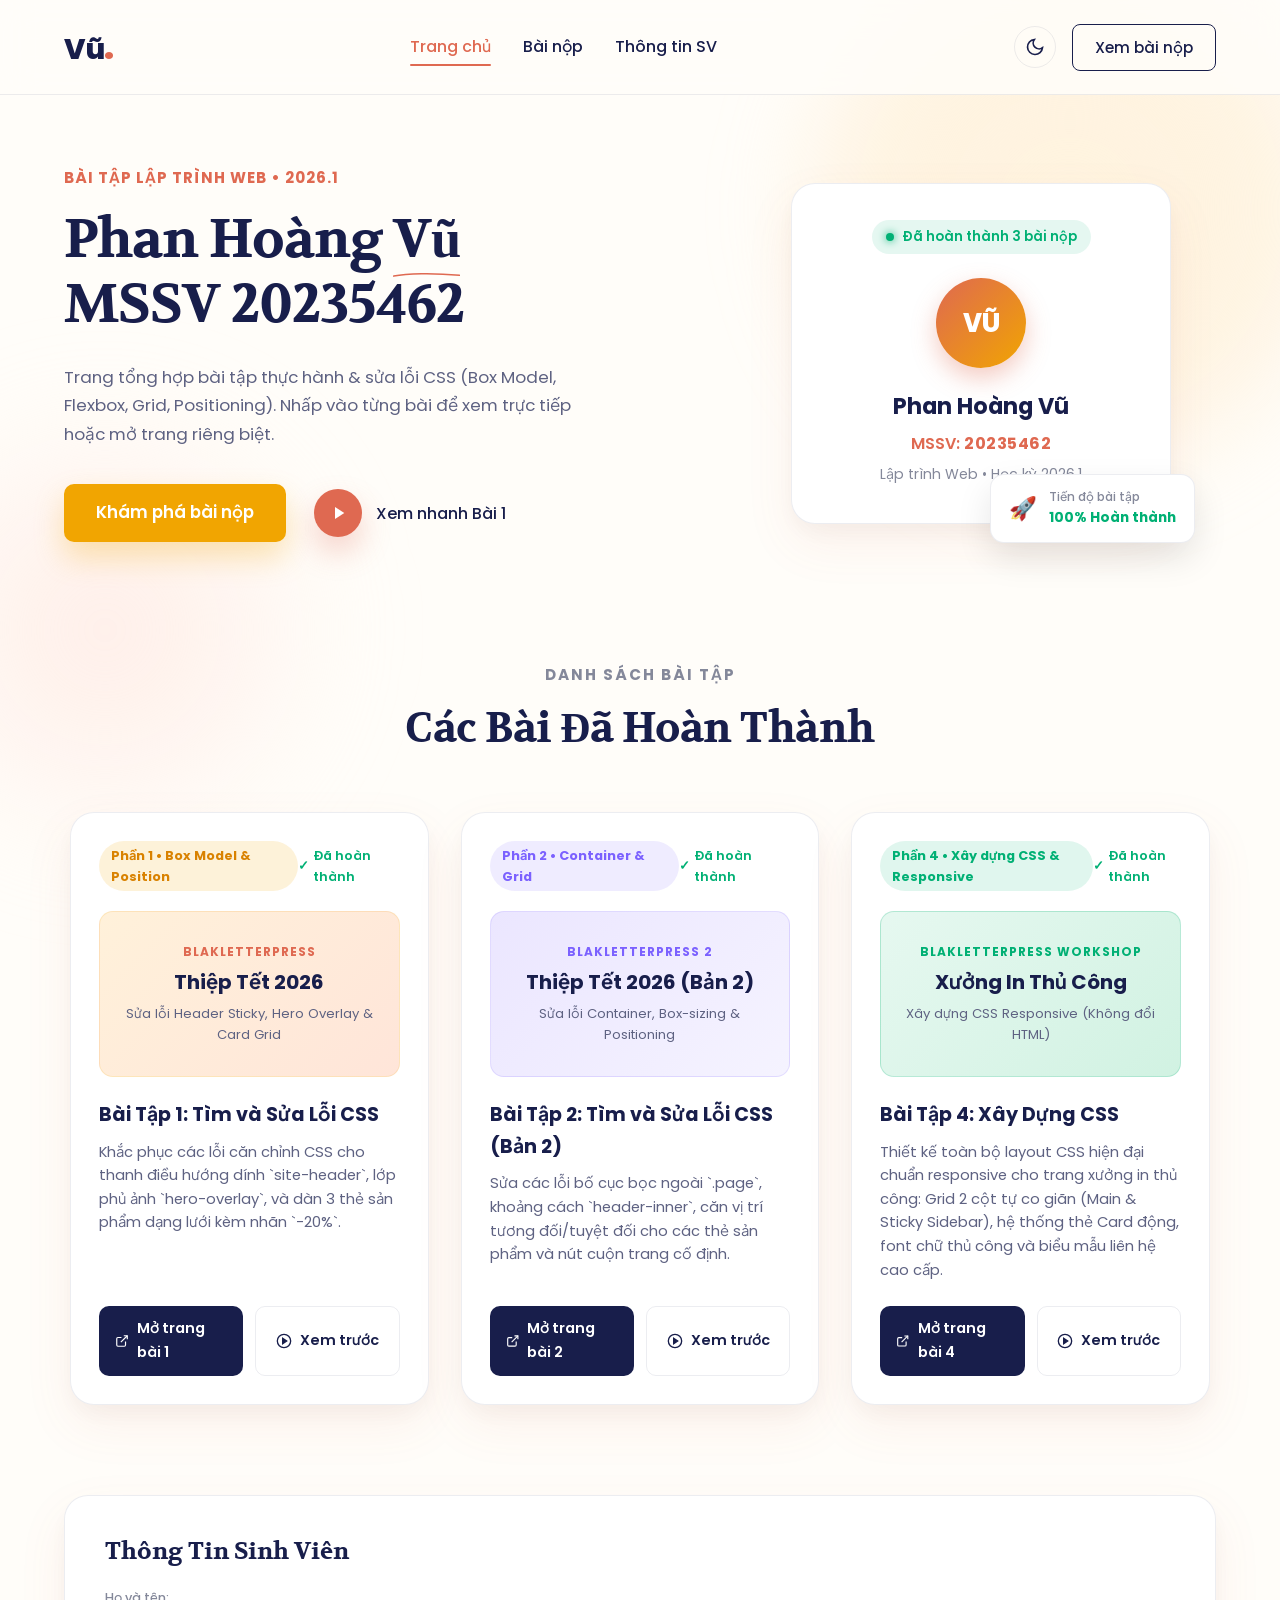
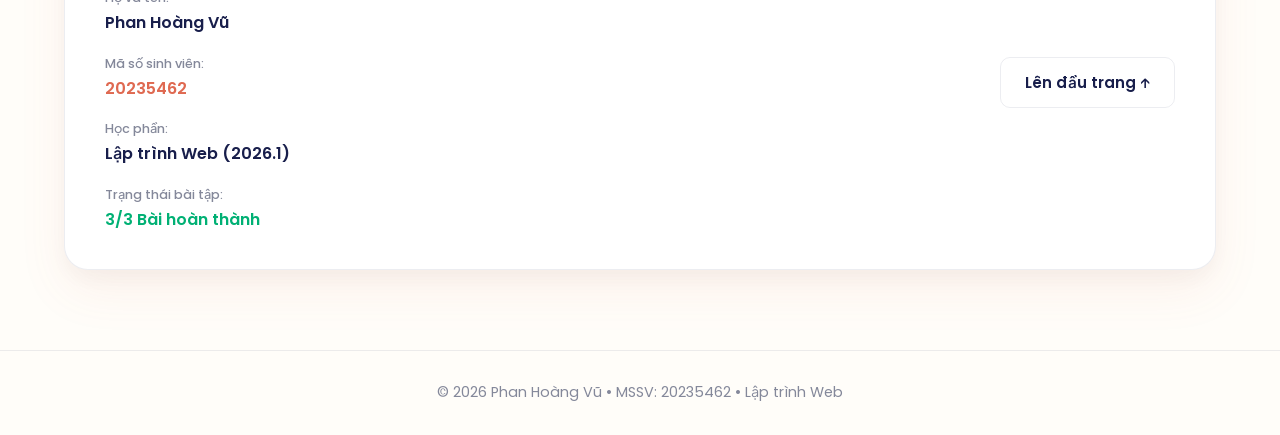
<file: index.html>
<!DOCTYPE html>
<html lang="vi">
<head>
    <meta charset="UTF-8">
    <meta name="viewport" content="width=device-width, initial-scale=1.0">
    <title>Phan Hoàng Vũ — MSSV 20235462 | Cổng Bài Nộp Lập Trình Web</title>
    
    <!-- Google Fonts: Volkhov for Jadoo-style serif headers, Poppins & Plus Jakarta Sans for UI -->
    <link rel="preconnect" href="https://fonts.googleapis.com">
    <link rel="preconnect" href="https://fonts.gstatic.com" crossorigin>
    <link href="https://fonts.googleapis.com/css2?family=Plus+Jakarta+Sans:wght@400;500;600;700&family=Poppins:wght@400;500;600;700;800&family=Volkhov:ital,wght@0,700;1,700&display=swap" rel="stylesheet">
    
    <link rel="stylesheet" href="style.css">
</head>
<body class="light-theme">

    <!-- Decorative Jadoo-style Ambient Blobs -->
    <div class="blob-top-right"></div>
    <div class="blob-center-left"></div>

    <!-- Navigation Bar -->
    <header class="navbar">
        <div class="nav-container">
            <a href="#" class="logo">
                <span class="logo-main">Vũ<span class="logo-dot">.</span></span>
            </a>

            <nav class="nav-menu" id="navMenu">
                <a href="#hero" class="nav-link active">Trang chủ</a>
                <a href="#assignments" class="nav-link">Bài nộp</a>
                <a href="#info" class="nav-link">Thông tin SV</a>
            </nav>

            <div class="nav-actions">
                <button id="themeToggle" class="btn-icon" title="Chuyển chế độ Sáng / Tối" aria-label="Toggle Theme">
                    <svg class="sun-icon" viewBox="0 0 24 24" fill="none" stroke="currentColor" stroke-width="2">
                        <circle cx="12" cy="12" r="5"></circle>
                        <line x1="12" y1="1" x2="12" y2="3"></line>
                        <line x1="12" y1="21" x2="12" y2="23"></line>
                        <line x1="4.22" y1="4.22" x2="5.64" y2="5.64"></line>
                        <line x1="18.36" y1="18.36" x2="19.78" y2="19.78"></line>
                        <line x1="1" y1="12" x2="3" y2="12"></line>
                        <line x1="21" y1="12" x2="23" y2="12"></line>
                        <line x1="4.22" y1="19.78" x2="5.64" y2="18.36"></line>
                        <line x1="18.36" y1="5.64" x2="19.78" y2="4.22"></line>
                    </svg>
                    <svg class="moon-icon" viewBox="0 0 24 24" fill="none" stroke="currentColor" stroke-width="2">
                        <path d="M21 12.79A9 9 0 1 1 11.21 3 7 7 0 0 0 21 12.79z"></path>
                    </svg>
                </button>
                <a href="#assignments" class="btn-primary">
                    <span>Xem bài nộp</span>
                </a>
            </div>
        </div>
    </header>

    <main class="main-wrapper">
        <!-- Hero Section -->
        <section id="hero" class="hero-section">
            <div class="hero-content">
                <div class="hero-tag">
                    <span>BÀI TẬP LẬP TRÌNH WEB &bull; 2026.1</span>
                </div>
                
                <h1 class="hero-title">
                    Phan Hoàng <span class="highlight-wrapper">Vũ
                        <svg class="brush-underline" viewBox="0 0 250 20" fill="none" xmlns="http://www.w3.org/2000/svg">
                            <path d="M3 14C50 4 150 2 247 11" stroke="#DF6951" stroke-width="6" stroke-linecap="round" />
                        </svg>
                    </span>
                    <br>MSSV 20235462
                </h1>

                <p class="hero-desc">
                    Trang tổng hợp bài tập thực hành & sửa lỗi CSS (Box Model, Flexbox, Grid, Positioning). Nhấp vào từng bài để xem trực tiếp hoặc mở trang riêng biệt.
                </p>

                <div class="hero-cta-group">
                    <a href="#assignments" class="btn-jadoo-primary">
                        <span>Khám phá bài nộp</span>
                    </a>
                    <button class="btn-jadoo-demo" onclick="openPreviewModal('./Bai tap 1 Tim va sua loi CSS/index.html', 'Bài Tập 1: Tìm và Sửa Lỗi CSS')">
                        <span class="play-btn-circle">
                            <svg viewBox="0 0 24 24" fill="currentColor">
                                <polygon points="6 3 20 12 6 21 6 3"></polygon>
                            </svg>
                        </span>
                        <span class="play-btn-label">Xem nhanh Bài 1</span>
                    </button>
                </div>
            </div>

            <div class="hero-visual">
                <div class="hero-card-main">
                    <div class="card-glow-bg"></div>
                    <div class="student-badge-top">
                        <span class="dot-status"></span>
                        <span>Đã hoàn thành 3 bài nộp</span>
                    </div>
                    
                    <div class="student-avatar-large">
                        <div class="avatar-circle">
                            <span>VŨ</span>
                        </div>
                    </div>

                    <div class="student-details">
                        <h3>Phan Hoàng Vũ</h3>
                        <p class="student-id-badge">MSSV: <strong>20235462</strong></p>
                        <p class="student-sub">Lập trình Web &bull; Học kỳ 2026.1</p>
                    </div>

                    <!-- Floating Mini Card (Jadoo Travel Style) -->
                    <div class="floating-mini-card">
                        <div class="mini-icon">🚀</div>
                        <div class="mini-info">
                            <span class="mini-title">Tiến độ bài tập</span>
                            <span class="mini-status">100% Hoàn thành</span>
                        </div>
                    </div>
                </div>
            </div>
        </section>

        <!-- Assignments Section -->
        <section id="assignments" class="assignments-section">
            <div class="section-header text-center">
                <span class="sub-heading">DANH SÁCH BÀI TẬP</span>
                <h2 class="main-heading">Các Bài Đã Hoàn Thành</h2>
            </div>

            <div class="assignment-cards-container">
                <!-- Assignment 1 -->
                <div class="assignment-card">
                    <div class="card-badge-header">
                        <span class="pill-badge">Phần 1 &bull; Box Model & Position</span>
                        <span class="status-pill done">Đã hoàn thành</span>
                    </div>

                    <div class="card-visual-box">
                        <div class="visual-inner">
                            <div class="visual-tag">Blakletterpress</div>
                            <h4>Thiệp Tết 2026</h4>
                            <p>Sửa lỗi Header Sticky, Hero Overlay & Card Grid</p>
                        </div>
                    </div>

                    <div class="card-body">
                        <h3 class="card-title">Bài Tập 1: Tìm và Sửa Lỗi CSS</h3>
                        <p class="card-text">
                            Khắc phục các lỗi căn chỉnh CSS cho thanh điều hướng dính `site-header`, lớp phủ ảnh `hero-overlay`, và dàn 3 thẻ sản phẩm dạng lưới kèm nhãn `-20%`.
                        </p>
                    </div>

                    <div class="card-footer-actions">
                        <a href="./Bai%20tap%201%20Tim%20va%20sua%20loi%20CSS/index.html" target="_blank" class="btn-card-open">
                            <svg viewBox="0 0 24 24" fill="none" stroke="currentColor" stroke-width="2">
                                <path d="M18 13v6a2 2 0 0 1-2 2H5a2 2 0 0 1-2-2V8a2 2 0 0 1 2-2h6"></path>
                                <polyline points="15 3 21 3 21 9"></polyline>
                                <line x1="10" y1="14" x2="21" y2="3"></line>
                            </svg>
                            <span>Mở trang bài 1</span>
                        </a>
                        <button class="btn-card-preview" onclick="openPreviewModal('./Bai tap 1 Tim va sua loi CSS/index.html', 'Bài Tập 1: Sửa Lỗi CSS Layout')">
                            <svg viewBox="0 0 24 24" fill="none" stroke="currentColor" stroke-width="2">
                                <circle cx="12" cy="12" r="10"></circle>
                                <polygon points="10 8 16 12 10 16 10 8" fill="currentColor"></polygon>
                            </svg>
                            <span>Xem trước</span>
                        </button>
                    </div>
                </div>

                <!-- Assignment 2 -->
                <div class="assignment-card">
                    <div class="card-badge-header">
                        <span class="pill-badge pill-purple">Phần 2 &bull; Container & Grid</span>
                        <span class="status-pill done">Đã hoàn thành</span>
                    </div>

                    <div class="card-visual-box visual-purple">
                        <div class="visual-inner">
                            <div class="visual-tag">Blakletterpress 2</div>
                            <h4>Thiệp Tết 2026 (Bản 2)</h4>
                            <p>Sửa lỗi Container, Box-sizing & Positioning</p>
                        </div>
                    </div>

                    <div class="card-body">
                        <h3 class="card-title">Bài Tập 2: Tìm và Sửa Lỗi CSS (Bản 2)</h3>
                        <p class="card-text">
                            Sửa các lỗi bố cục bọc ngoài `.page`, khoảng cách `header-inner`, căn vị trí tương đối/tuyệt đối cho các thẻ sản phẩm và nút cuộn trang cố định.
                        </p>
                    </div>

                    <div class="card-footer-actions">
                        <a href="./Bai%20tap%202%20Tim%20va%20sua%20loi%20CSS/index.html" target="_blank" class="btn-card-open">
                            <svg viewBox="0 0 24 24" fill="none" stroke="currentColor" stroke-width="2">
                                <path d="M18 13v6a2 2 0 0 1-2 2H5a2 2 0 0 1-2-2V8a2 2 0 0 1 2-2h6"></path>
                                <polyline points="15 3 21 3 21 9"></polyline>
                                <line x1="10" y1="14" x2="21" y2="3"></line>
                            </svg>
                            <span>Mở trang bài 2</span>
                        </a>
                        <button class="btn-card-preview" onclick="openPreviewModal('./Bai tap 2 Tim va sua loi CSS/index.html', 'Bài Tập 2: Sửa Lỗi CSS Layout (Bản 2)')">
                            <svg viewBox="0 0 24 24" fill="none" stroke="currentColor" stroke-width="2">
                                <circle cx="12" cy="12" r="10"></circle>
                                <polygon points="10 8 16 12 10 16 10 8" fill="currentColor"></polygon>
                            </svg>
                            <span>Xem trước</span>
                        </button>
                    </div>
                </div>

                <!-- Assignment 4 -->
                <div class="assignment-card">
                    <div class="card-badge-header">
                        <span class="pill-badge pill-emerald">Phần 4 &bull; Xây dựng CSS & Responsive</span>
                        <span class="status-pill done">Đã hoàn thành</span>
                    </div>

                    <div class="card-visual-box visual-emerald">
                        <div class="visual-inner">
                            <div class="visual-tag">Blakletterpress Workshop</div>
                            <h4>Xưởng In Thủ Công</h4>
                            <p>Xây dựng CSS Responsive (Không đổi HTML)</p>
                        </div>
                    </div>

                    <div class="card-body">
                        <h3 class="card-title">Bài Tập 4: Xây Dựng CSS</h3>
                        <p class="card-text">
                            Thiết kế toàn bộ layout CSS hiện đại chuẩn responsive cho trang xưởng in thủ công: Grid 2 cột tự co giãn (Main & Sticky Sidebar), hệ thống thẻ Card động, font chữ thủ công và biểu mẫu liên hệ cao cấp.
                        </p>
                    </div>

                    <div class="card-footer-actions">
                        <a href="./Bai%20tap%204%20Xay%20dung%20CSS/trang-goc.html" target="_blank" class="btn-card-open">
                            <svg viewBox="0 0 24 24" fill="none" stroke="currentColor" stroke-width="2">
                                <path d="M18 13v6a2 2 0 0 1-2 2H5a2 2 0 0 1-2-2V8a2 2 0 0 1 2-2h6"></path>
                                <polyline points="15 3 21 3 21 9"></polyline>
                                <line x1="10" y1="14" x2="21" y2="3"></line>
                            </svg>
                            <span>Mở trang bài 4</span>
                        </a>
                        <button class="btn-card-preview" onclick="openPreviewModal('./Bai tap 4 Xay dung CSS/trang-goc.html', 'Bài Tập 4: Xây Dựng CSS Responsive')">
                            <svg viewBox="0 0 24 24" fill="none" stroke="currentColor" stroke-width="2">
                                <circle cx="12" cy="12" r="10"></circle>
                                <polygon points="10 8 16 12 10 16 10 8" fill="currentColor"></polygon>
                            </svg>
                            <span>Xem trước</span>
                        </button>
                    </div>
                </div>
            </div>
        </section>

        <!-- Minimal Student Information Card -->
        <section id="info" class="info-section">
            <div class="info-banner-card">
                <div class="info-text">
                    <h3>Thông Tin Sinh Viên</h3>
                    <div class="info-grid">
                        <div class="info-item">
                            <span class="info-label">Họ và tên:</span>
                            <span class="info-val">Phan Hoàng Vũ</span>
                        </div>
                        <div class="info-item">
                            <span class="info-label">Mã số sinh viên:</span>
                            <span class="info-val highlight">20235462</span>
                        </div>
                        <div class="info-item">
                            <span class="info-label">Học phần:</span>
                            <span class="info-val">Lập trình Web (2026.1)</span>
                        </div>
                        <div class="info-item">
                            <span class="info-label">Trạng thái bài tập:</span>
                            <span class="info-val text-green">3/3 Bài hoàn thành</span>
                        </div>
                    </div>
                </div>
                <div class="info-action">
                    <a href="#hero" class="btn-jadoo-outline">Lên đầu trang &uarr;</a>
                </div>
            </div>
        </section>
    </main>

    <!-- Footer -->
    <footer class="footer">
        <div class="footer-container">
            <p>&copy; 2026 Phan Hoàng Vũ &bull; MSSV: 20235462 &bull; Lập trình Web</p>
        </div>
    </footer>

    <!-- Iframe Live Preview Modal -->
    <div id="previewModal" class="modal-backdrop">
        <div class="modal-container">
            <div class="modal-header">
                <div class="modal-title-wrap">
                    <span class="modal-dot"></span>
                    <h3 id="modalTitle">Xem trước bài làm</h3>
                </div>
                <div class="modal-controls">
                    <a id="btnModalOpenTab" href="#" target="_blank" class="modal-btn" title="Mở sang tab mới">
                        <svg viewBox="0 0 24 24" fill="none" stroke="currentColor" stroke-width="2">
                            <path d="M18 13v6a2 2 0 0 1-2 2H5a2 2 0 0 1-2-2V8a2 2 0 0 1 2-2h6"></path>
                            <polyline points="15 3 21 3 21 9"></polyline>
                            <line x1="10" y1="14" x2="21" y2="3"></line>
                        </svg>
                    </a>
                    <button class="modal-btn modal-close" onclick="closePreviewModal()" title="Đóng">
                        <svg viewBox="0 0 24 24" fill="none" stroke="currentColor" stroke-width="2">
                            <line x1="18" y1="6" x2="6" y2="18"></line>
                            <line x1="6" y1="6" x2="18" y2="18"></line>
                        </svg>
                    </button>
                </div>
            </div>
            <div class="modal-body">
                <div class="iframe-loading" id="iframeLoader">
                    <div class="spinner"></div>
                    <p>Đang tải bản xem trước...</p>
                </div>
                <iframe id="previewIframe" src="" frameborder="0"></iframe>
            </div>
        </div>
    </div>

    <!-- JavaScript -->
    <script src="script.js"></script>
</body>
</html>
</file>
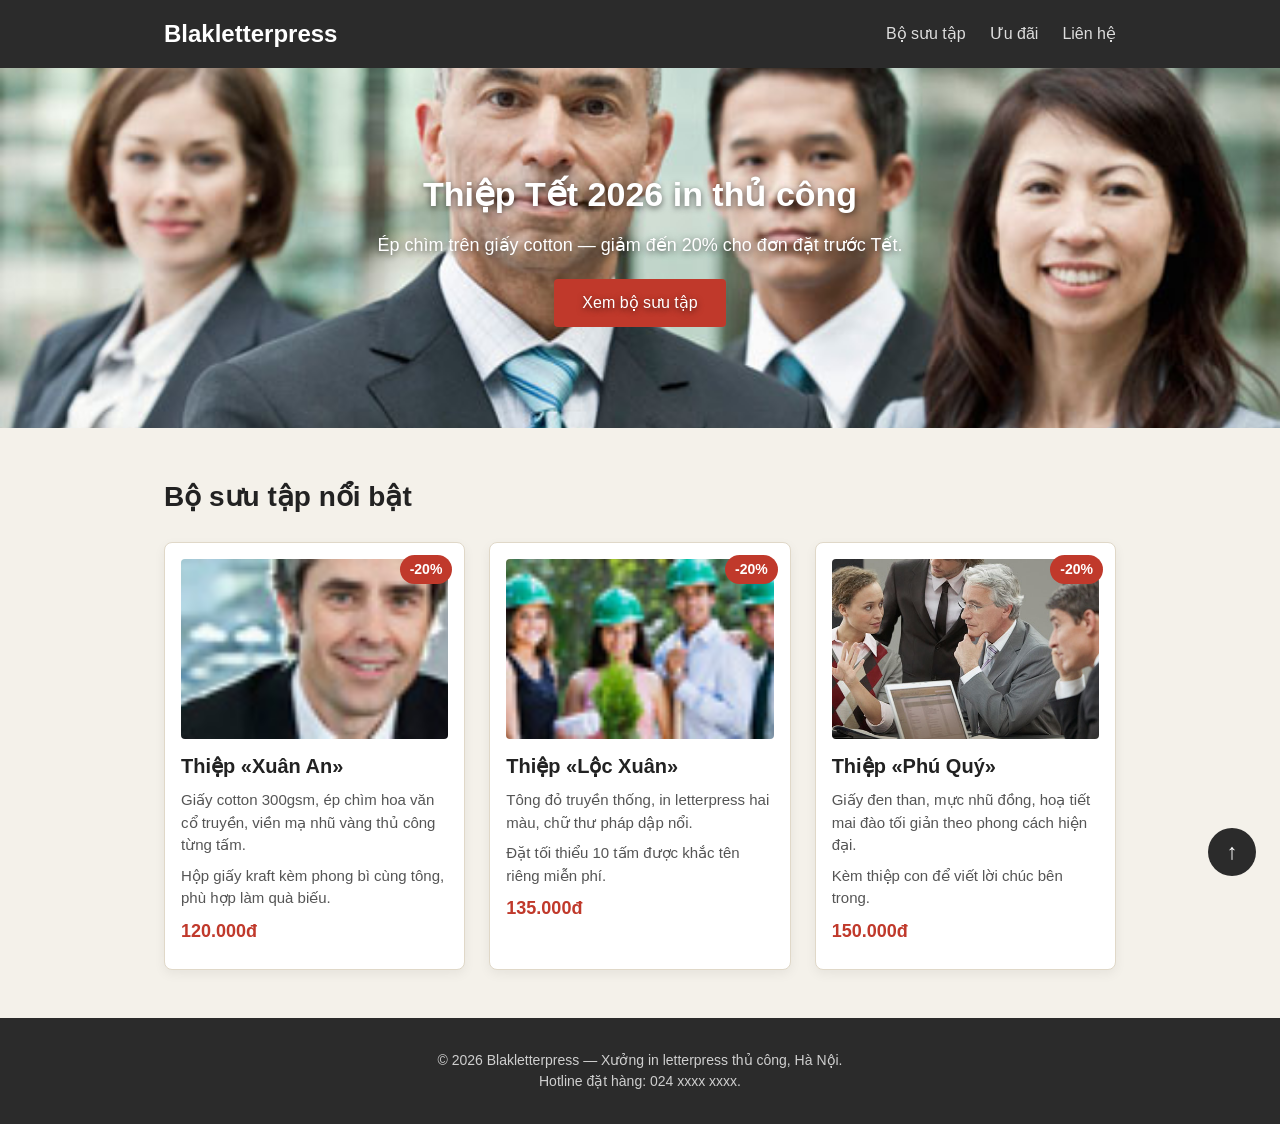
<file: Bai tap 1 Tim va sua loi CSS/index.html>
<!DOCTYPE html>
<html lang="vi">
<head>
	<meta charset="UTF-8">
	<meta name="viewport" content="width=device-width, initial-scale=1.0">
	<title>Khuyến mãi thiệp Tết 2026 — Blakletterpress</title>
	<link rel="stylesheet" href="style-loi.css">
</head>
<body>
	<header class="site-header">
		<div class="header-inner">
			<a href="#" class="brand">Blakletterpress</a>
			<nav class="main-nav">
				<ul>
					<li><a href="#bo-suu-tap">Bộ sưu tập</a></li>
					<li><a href="#uu-dai">Ưu đãi</a></li>
					<li><a href="#lien-he">Liên hệ</a></li>
				</ul>
			</nav>
		</div>
	</header>

	<section class="hero">
		<img class="hero-bg" src="./images/team-large.jpg" alt="Xưởng in letterpress Blakletterpress">
		<div class="hero-overlay">
			<h1>Thiệp Tết 2026 in thủ công</h1>
			<p>Ép chìm trên giấy cotton — giảm đến 20% cho đơn đặt trước Tết.</p>
			<a href="#bo-suu-tap" class="hero-btn">Xem bộ sưu tập</a>
		</div>
	</section>

	<main>
		<section id="bo-suu-tap" class="products">
			<h2>Bộ sưu tập nổi bật</h2>
			<div class="card-list">

				<article class="card">
					<span class="badge">-20%</span>
					<img src="./images/smiling.jpg" alt="Thiệp Xuân An">
					<div class="card-body">
						<h3>Thiệp &laquo;Xuân An&raquo;</h3>
						<p>Giấy cotton 300gsm, ép chìm hoa văn cổ truyền, viền mạ nhũ vàng thủ công từng tấm.</p>
						<p>Hộp giấy kraft kèm phong bì cùng tông, phù hợp làm quà biếu.</p>
						<p class="price">120.000đ</p>
					</div>
				</article>

				<article class="card">
					<span class="badge">-20%</span>
					<img src="./images/ecofriends.jpg" alt="Thiệp Lộc Xuân">
					<div class="card-body">
						<h3>Thiệp &laquo;Lộc Xuân&raquo;</h3>
						<p>Tông đỏ truyền thống, in letterpress hai màu, chữ thư pháp dập nổi.</p>
						<p>Đặt tối thiểu 10 tấm được khắc tên riêng miễn phí.</p>
						<p class="price">135.000đ</p>
					</div>
				</article>

				<article class="card">
					<span class="badge">-20%</span>
					<img src="./images/meeting.jpg" alt="Thiệp Phú Quý">
					<div class="card-body">
						<h3>Thiệp &laquo;Phú Quý&raquo;</h3>
						<p>Giấy đen than, mực nhũ đồng, hoạ tiết mai đào tối giản theo phong cách hiện đại.</p>
						<p>Kèm thiệp con để viết lời chúc bên trong.</p>
						<p class="price">150.000đ</p>
					</div>
				</article>

			</div>
		</section>
	</main>

	<a href="#" class="back-to-top" aria-label="Lên đầu trang">↑</a>

	<footer id="lien-he" class="site-footer">
		<p>© 2026 Blakletterpress — Xưởng in letterpress thủ công, Hà Nội.</p>
		<p>Hotline đặt hàng: 024&nbsp;xxxx&nbsp;xxxx.</p>
	</footer>
</body>
</html>
</file>
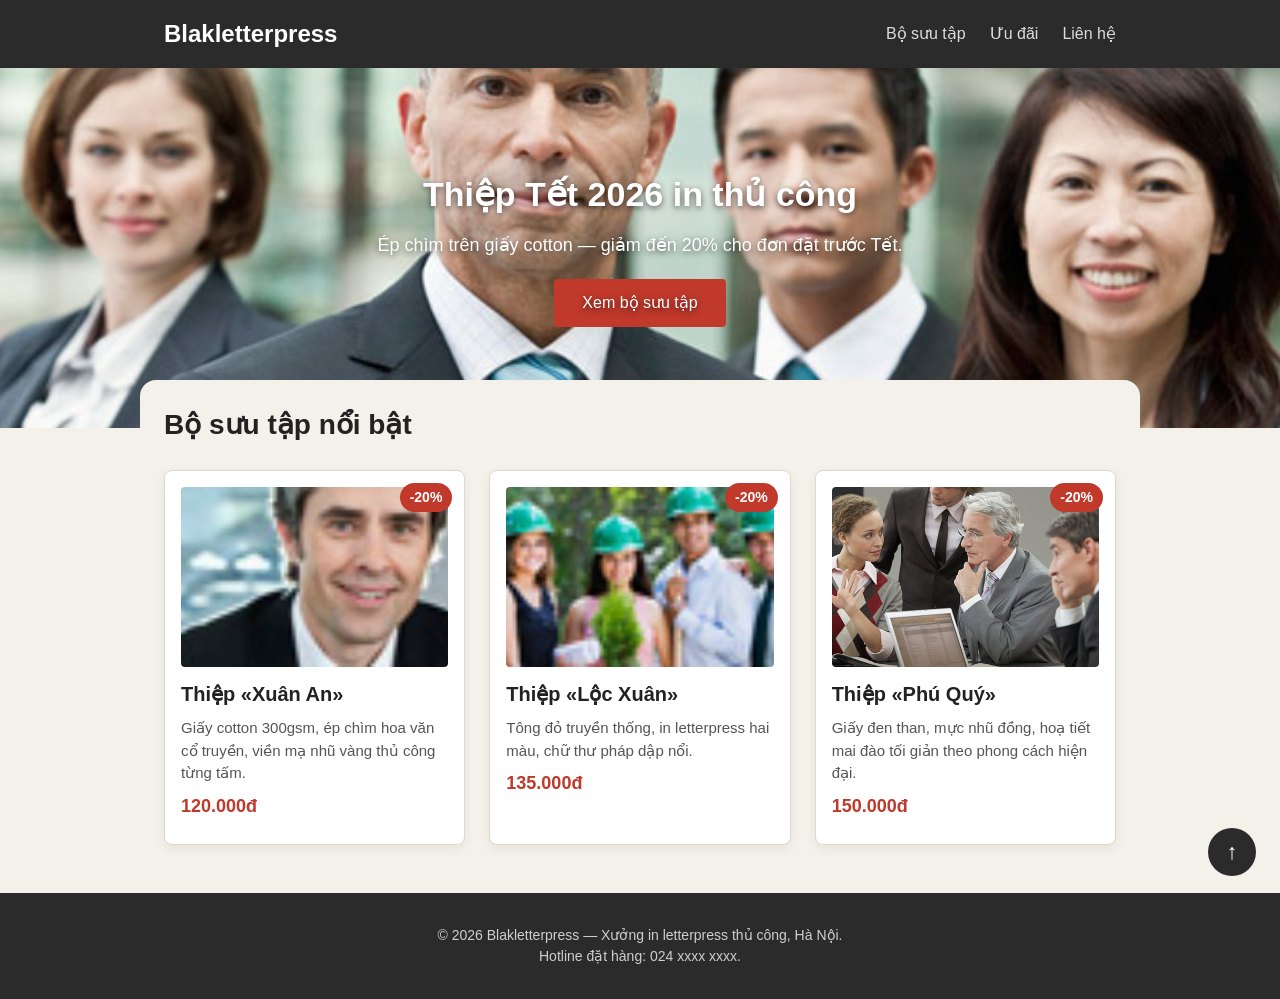
<file: Bai tap 2 Tim va sua loi CSS/index.html>
<!DOCTYPE html>
<html lang="vi">
<head>
	<meta charset="UTF-8">
	<meta name="viewport" content="width=device-width, initial-scale=1.0">
	<title>Khuyến mãi thiệp Tết 2026 — Blakletterpress</title>
	<link rel="stylesheet" href="style-loi.css">
</head>
<body>
	<div class="page">
		<header class="site-header">
			<div class="header-inner">
				<a href="#" class="brand">Blakletterpress</a>
				<nav class="main-nav">
					<ul>
						<li><a href="#bo-suu-tap">Bộ sưu tập</a></li>
						<li><a href="#uu-dai">Ưu đãi</a></li>
						<li><a href="#lien-he">Liên hệ</a></li>
					</ul>
				</nav>
			</div>
		</header>

		<section class="hero">
			<img class="hero-bg" src="./images/team-large.jpg" alt="Xưởng in letterpress Blakletterpress">
			<div class="hero-overlay">
				<h1>Thiệp Tết 2026 in thủ công</h1>
				<p>Ép chìm trên giấy cotton — giảm đến 20% cho đơn đặt trước Tết.</p>
				<a href="#bo-suu-tap" class="hero-btn">Xem bộ sưu tập</a>
			</div>
		</section>

		<main>
			<section id="bo-suu-tap" class="products">
				<h2>Bộ sưu tập nổi bật</h2>
				<div class="card-list">

					<article class="card">
						<span class="badge">-20%</span>
						<img src="./images/smiling.jpg" alt="Thiệp Xuân An">
						<div class="card-body">
							<h3>Thiệp &laquo;Xuân An&raquo;</h3>
							<p>Giấy cotton 300gsm, ép chìm hoa văn cổ truyền, viền mạ nhũ vàng thủ công từng tấm.</p>
							<p class="price">120.000đ</p>
						</div>
					</article>

					<article class="card">
						<span class="badge">-20%</span>
						<img src="./images/ecofriends.jpg" alt="Thiệp Lộc Xuân">
						<div class="card-body">
							<h3>Thiệp &laquo;Lộc Xuân&raquo;</h3>
							<p>Tông đỏ truyền thống, in letterpress hai màu, chữ thư pháp dập nổi.</p>
							<p class="price">135.000đ</p>
						</div>
					</article>

					<article class="card">
						<span class="badge">-20%</span>
						<img src="./images/meeting.jpg" alt="Thiệp Phú Quý">
						<div class="card-body">
							<h3>Thiệp &laquo;Phú Quý&raquo;</h3>
							<p>Giấy đen than, mực nhũ đồng, hoạ tiết mai đào tối giản theo phong cách hiện đại.</p>
							<p class="price">150.000đ</p>
						</div>
					</article>

				</div>
			</section>
		</main>

		<a href="#" class="back-to-top" aria-label="Lên đầu trang">↑</a>

		<footer id="lien-he" class="site-footer">
			<p>© 2026 Blakletterpress — Xưởng in letterpress thủ công, Hà Nội.</p>
			<p>Hotline đặt hàng: 024&nbsp;xxxx&nbsp;xxxx.</p>
		</footer>
	</div>
</body>
</html>
</file>
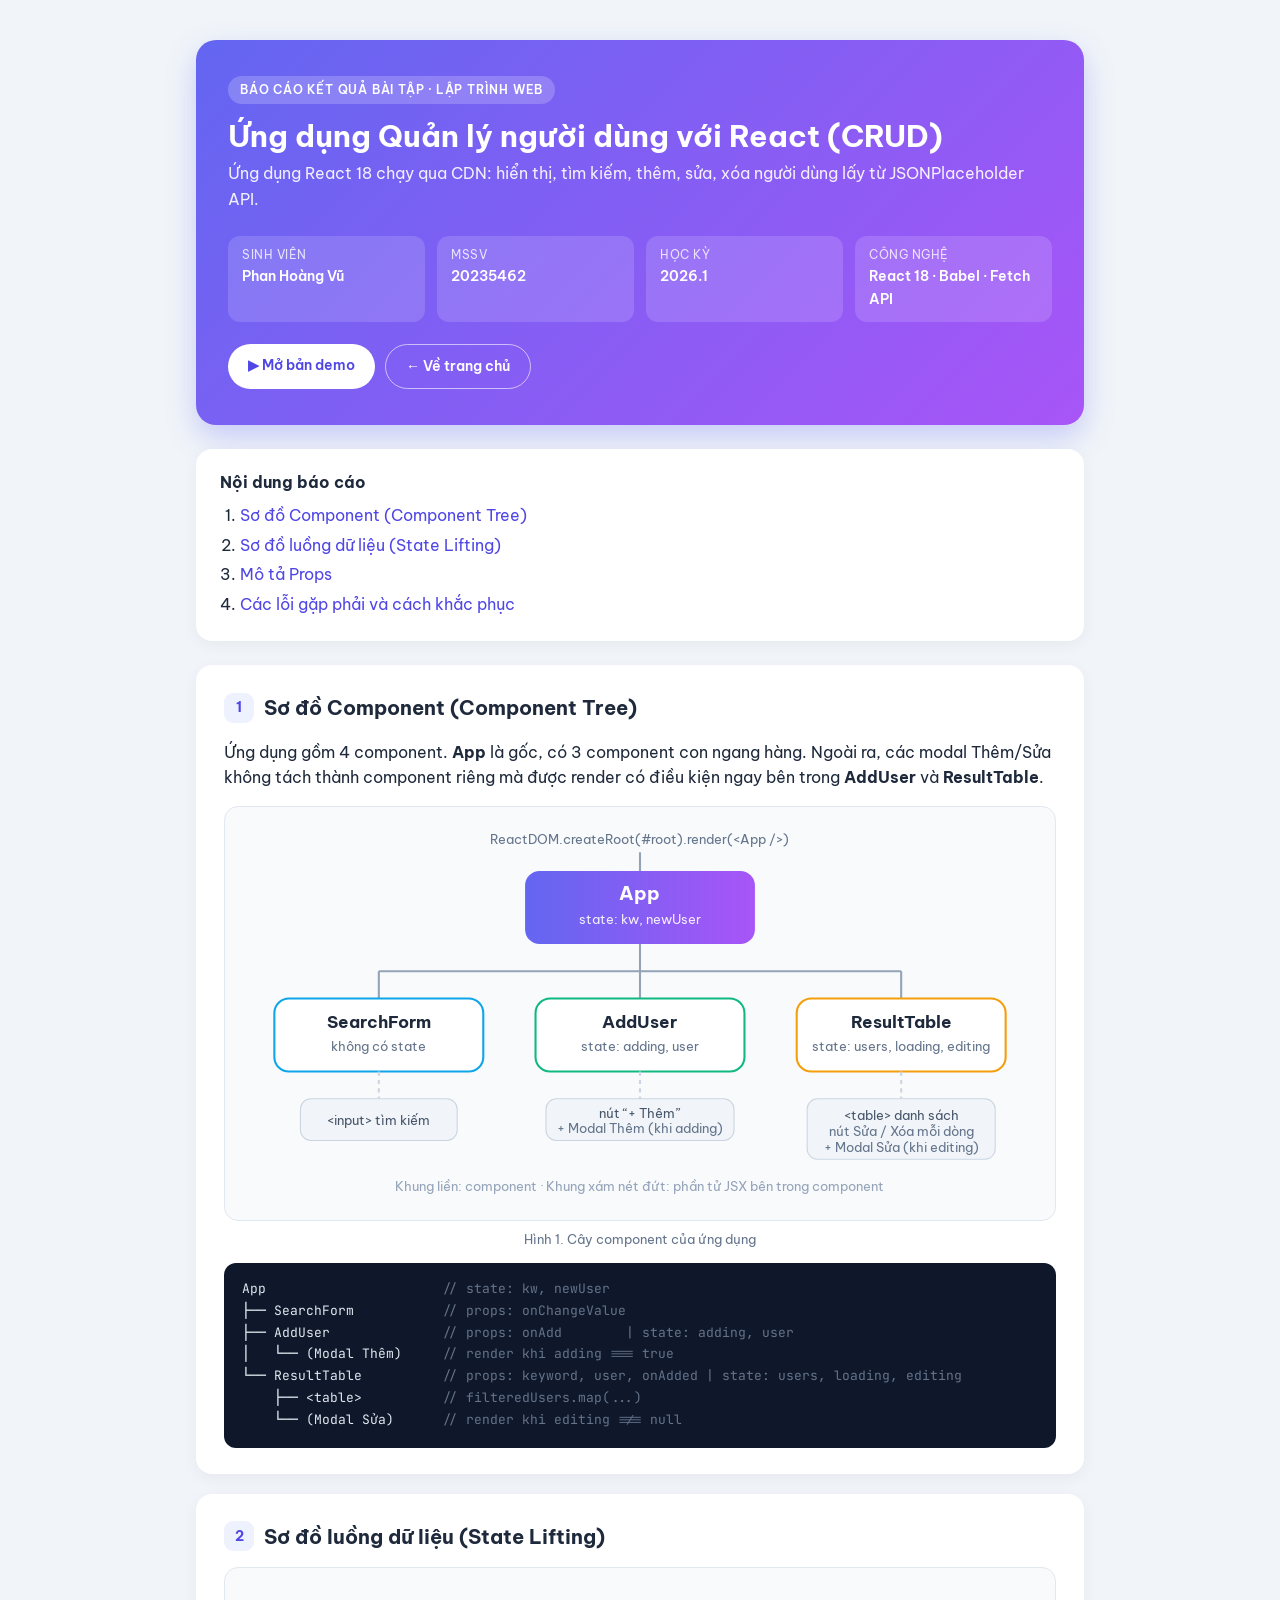
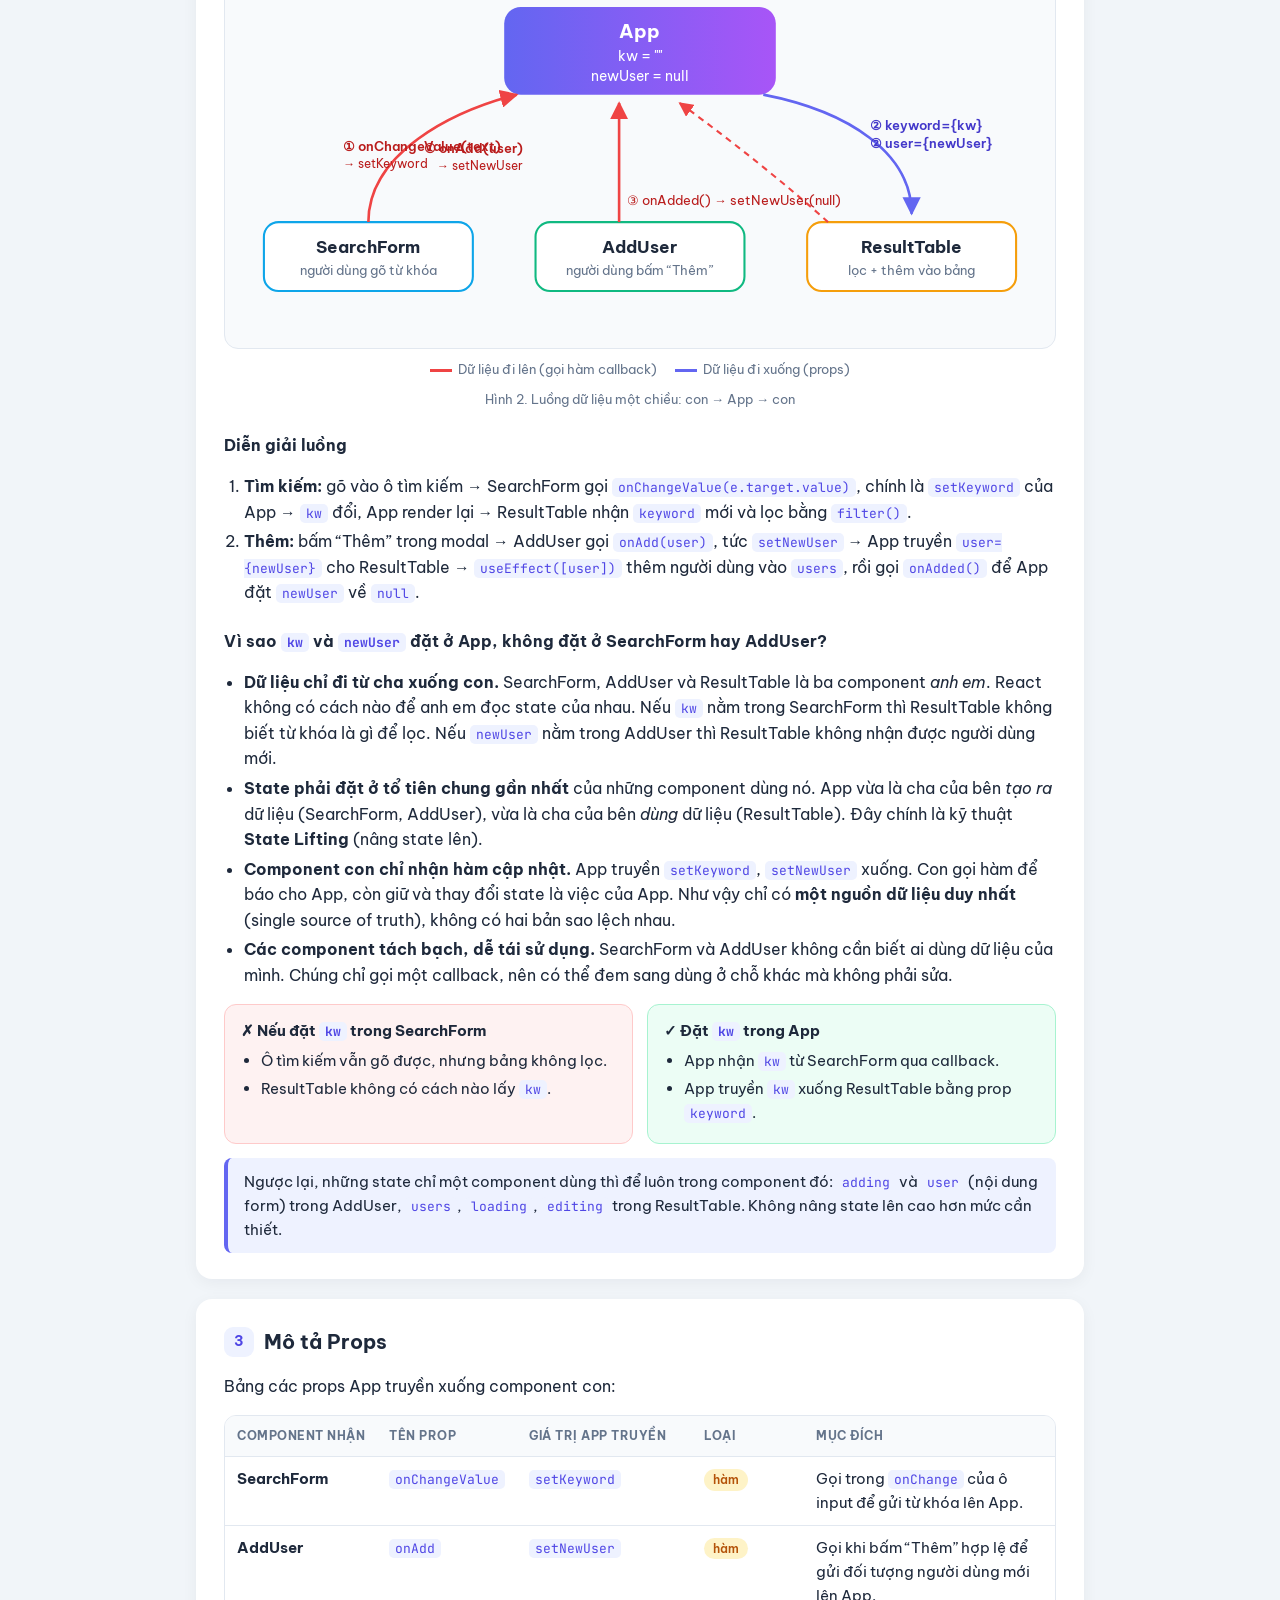
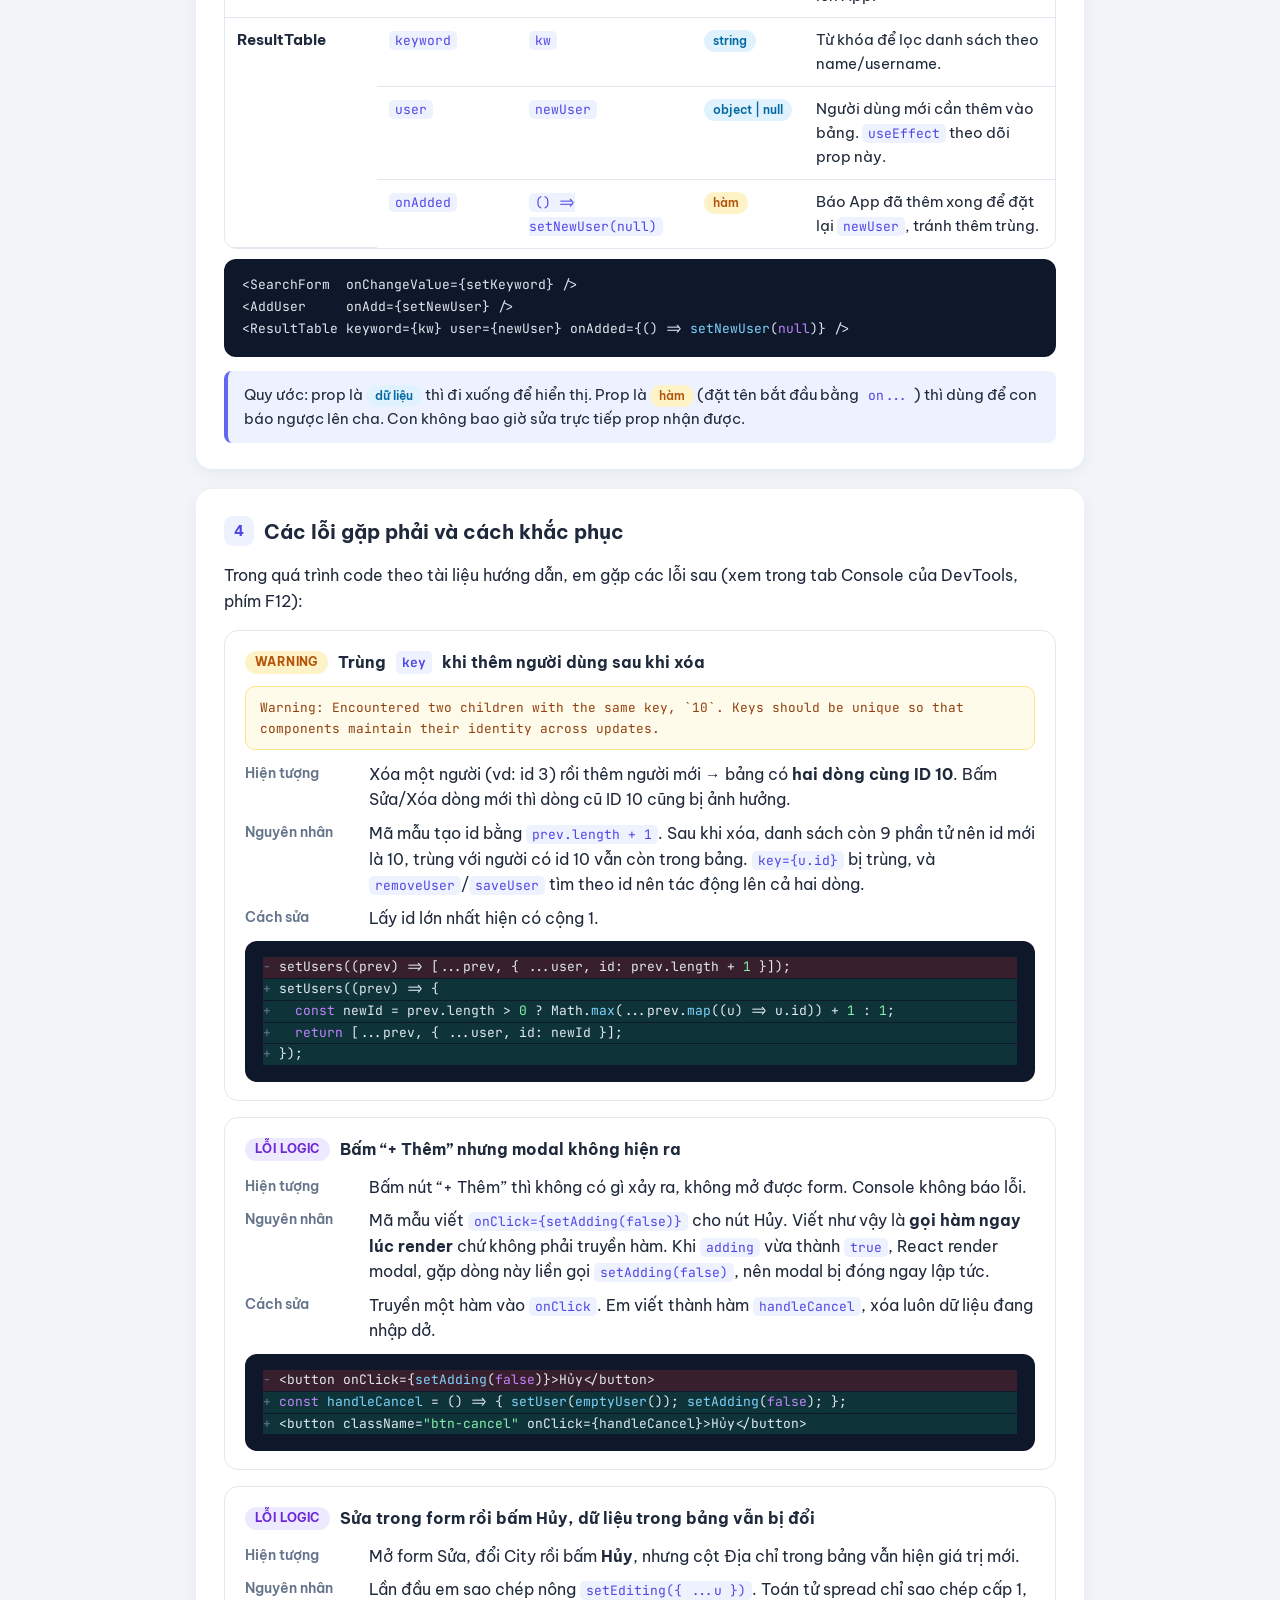
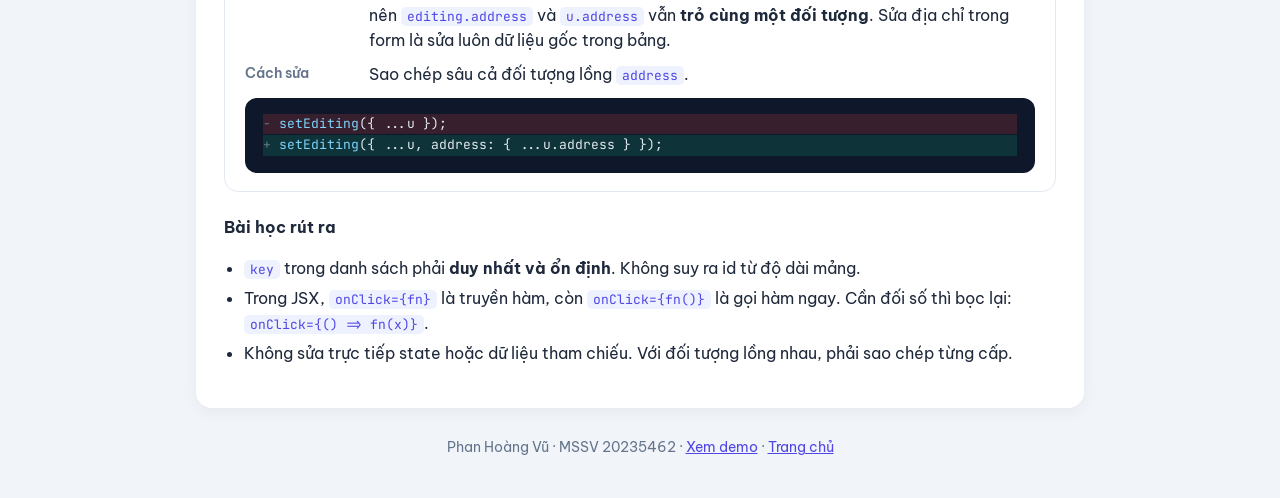
<file: bao-cao-react-crud.html>
<!DOCTYPE html>
<html lang="vi">
<head>
  <meta charset="UTF-8">
  <meta name="viewport" content="width=device-width, initial-scale=1.0">
  <title>Báo cáo React CRUD — Phan Hoàng Vũ 20235462</title>
  <link href="https://fonts.googleapis.com/css2?family=Be+Vietnam+Pro:wght@400;500;600;700&family=JetBrains+Mono:wght@400;500&display=swap" rel="stylesheet">
  <style>
    :root {
      --primary: #6366f1;
      --primary-dark: #4f46e5;
      --accent: #a855f7;
      --text: #1e293b;
      --muted: #64748b;
      --border: #e2e8f0;
      --bg: #f1f5f9;
      --card: #ffffff;
      --soft: #f8fafc;
      --code-bg: #0f172a;
      --code-text: #e2e8f0;
      --blue: #0ea5e9;
      --green: #10b981;
      --amber: #f59e0b;
      --red: #ef4444;
    }
    * { box-sizing: border-box; }
    body {
      margin: 0;
      font-family: "Be Vietnam Pro", Arial, sans-serif;
      background: var(--bg);
      color: var(--text);
      line-height: 1.65;
      font-size: 15.5px;
    }
    .page { max-width: 920px; margin: 0 auto; padding: 40px 16px 60px; }

    /* Cover */
    .cover {
      background: linear-gradient(135deg, var(--primary), var(--accent));
      color: #fff;
      border-radius: 20px;
      padding: 36px 32px;
      box-shadow: 0 12px 30px rgba(99, 102, 241, 0.3);
    }
    .cover .tag {
      display: inline-block; font-size: 12px; font-weight: 600; letter-spacing: .8px;
      text-transform: uppercase; background: rgba(255,255,255,.2); padding: 4px 12px; border-radius: 999px;
    }
    .cover h1 { margin: 14px 0 6px; font-size: 30px; line-height: 1.25; }
    .cover p { margin: 0; opacity: .9; }
    .meta { display: grid; grid-template-columns: repeat(auto-fit, minmax(170px, 1fr)); gap: 12px; margin-top: 24px; }
    .meta div { background: rgba(255,255,255,.14); border-radius: 12px; padding: 10px 14px; font-size: 14px; }
    .meta span { display: block; font-size: 11.5px; opacity: .8; text-transform: uppercase; letter-spacing: .5px; }
    .meta strong { font-weight: 600; }
    .cover-actions { margin-top: 22px; display: flex; gap: 10px; flex-wrap: wrap; }
    .btn { display: inline-block; text-decoration: none; font-weight: 600; font-size: 14px; padding: 10px 20px; border-radius: 999px; transition: transform .15s; }
    .btn:hover { transform: translateY(-1px); }
    .btn-light { background: #fff; color: var(--primary-dark); }
    .btn-ghost { border: 1.5px solid rgba(255,255,255,.6); color: #fff; }

    /* TOC */
    .toc { background: var(--card); border-radius: 16px; padding: 20px 24px; margin: 24px 0; box-shadow: 0 4px 16px rgba(15,23,42,.05); }
    .toc h2 { margin: 0 0 8px; font-size: 16px; }
    .toc ol { margin: 0; padding-left: 20px; }
    .toc a { color: var(--primary-dark); text-decoration: none; }
    .toc a:hover { text-decoration: underline; }

    /* Sections */
    section { background: var(--card); border-radius: 16px; padding: 26px 28px; margin-bottom: 20px; box-shadow: 0 4px 16px rgba(15,23,42,.05); }
    section h2 { margin: 0 0 14px; font-size: 20px; display: flex; align-items: center; gap: 10px; }
    section h2 .num {
      flex: none; width: 30px; height: 30px; border-radius: 9px; background: #eef2ff;
      color: var(--primary-dark); font-size: 14px; display: grid; place-items: center;
    }
    section h3 { font-size: 16px; margin: 22px 0 8px; }
    ul, ol { padding-left: 20px; }
    li { margin-bottom: 4px; }
    code {
      font-family: "JetBrains Mono", Consolas, monospace; font-size: 13px;
      background: #eef2ff; color: var(--primary-dark); padding: 1px 6px; border-radius: 5px;
    }
    pre {
      background: var(--code-bg); color: var(--code-text); border-radius: 12px;
      padding: 16px 18px; overflow-x: auto; font-size: 13px; line-height: 1.6; margin: 10px 0 0;
    }
    pre code { background: none; color: inherit; padding: 0; font-size: inherit; }
    .c { color: #64748b; } .k { color: #c084fc; } .s { color: #86efac; } .f { color: #7dd3fc; }
    .del { background: rgba(239,68,68,.18); display: inline-block; width: 100%; }
    .add { background: rgba(16,185,129,.18); display: inline-block; width: 100%; }

    table { width: 100%; border-collapse: collapse; font-size: 14.5px; }
    th, td { padding: 10px 12px; text-align: left; border-bottom: 1px solid var(--border); vertical-align: top; }
    th { background: var(--soft); color: var(--muted); font-size: 12px; text-transform: uppercase; letter-spacing: .5px; white-space: nowrap; }
    .table-wrap { overflow-x: auto; border: 1px solid var(--border); border-radius: 12px; margin-top: 10px; }
    .table-wrap tr:last-child td { border-bottom: none; }
    .pill { display: inline-block; font-size: 12px; font-weight: 600; padding: 1px 9px; border-radius: 999px; white-space: nowrap; }
    .pill-data { background: #e0f2fe; color: #0369a1; }
    .pill-fn { background: #fef3c7; color: #b45309; }

    .figure { border: 1px solid var(--border); border-radius: 14px; background: var(--soft); padding: 18px; margin-top: 12px; overflow-x: auto; }
    .figure svg { display: block; width: 100%; height: auto; min-width: 620px; }
    .caption { text-align: center; color: var(--muted); font-size: 13px; margin-top: 8px; }
    .legend { display: flex; gap: 18px; flex-wrap: wrap; justify-content: center; font-size: 13px; color: var(--muted); margin-top: 10px; }
    .legend i { display: inline-block; width: 22px; height: 0; border-top: 3px solid; vertical-align: middle; margin-right: 6px; }

    .note { background: #eef2ff; border-left: 4px solid var(--primary); border-radius: 8px; padding: 12px 16px; margin-top: 14px; font-size: 14.5px; }
    .compare { display: grid; grid-template-columns: 1fr 1fr; gap: 14px; margin-top: 12px; }
    .compare > div { border: 1px solid var(--border); border-radius: 12px; padding: 14px 16px; font-size: 14.5px; }
    .compare h4 { margin: 0 0 6px; font-size: 14.5px; }
    .compare .bad { border-color: #fecaca; background: #fef2f2; }
    .compare .good { border-color: #a7f3d0; background: #ecfdf5; }
    .compare ul { margin: 0; }

    .bug { border: 1px solid var(--border); border-radius: 14px; padding: 18px 20px; margin-top: 16px; }
    .bug h3 { margin: 0 0 10px; display: flex; gap: 10px; align-items: center; flex-wrap: wrap; }
    .badge { font-size: 11.5px; font-weight: 700; padding: 2px 10px; border-radius: 999px; text-transform: uppercase; letter-spacing: .4px; }
    .badge-warn { background: #fef3c7; color: #b45309; }
    .badge-err { background: #fee2e2; color: #b91c1c; }
    .badge-logic { background: #ede9fe; color: #6d28d9; }
    .console {
      font-family: "JetBrains Mono", Consolas, monospace; font-size: 12.8px;
      background: #fffbeb; border: 1px solid #fde68a; color: #92400e;
      border-radius: 10px; padding: 10px 14px; overflow-x: auto; white-space: pre-wrap;
    }
    .console.err { background: #fef2f2; border-color: #fecaca; color: #991b1b; }
    .bug dl { margin: 12px 0 0; display: grid; grid-template-columns: 110px 1fr; gap: 8px 14px; }
    .bug dt { font-weight: 600; color: var(--muted); font-size: 14px; }
    .bug dd { margin: 0; }

    footer { text-align: center; color: var(--muted); font-size: 13.5px; margin-top: 28px; }
    footer a { color: var(--primary-dark); }

    @media (max-width: 640px) {
      .cover { padding: 28px 20px; }
      .cover h1 { font-size: 24px; }
      section { padding: 20px 16px; }
      .compare { grid-template-columns: 1fr; }
      .bug dl { grid-template-columns: 1fr; gap: 2px; }
      .bug dd { margin-bottom: 8px; }
    }
  </style>
</head>
<body>
<div class="page">

  <header class="cover">
    <span class="tag">Báo cáo kết quả bài tập · Lập trình Web</span>
    <h1>Ứng dụng Quản lý người dùng với React (CRUD)</h1>
    <p>Ứng dụng React 18 chạy qua CDN: hiển thị, tìm kiếm, thêm, sửa, xóa người dùng lấy từ JSONPlaceholder API.</p>
    <div class="meta">
      <div><span>Sinh viên</span><strong>Phan Hoàng Vũ</strong></div>
      <div><span>MSSV</span><strong>20235462</strong></div>
      <div><span>Học kỳ</span><strong>2026.1</strong></div>
      <div><span>Công nghệ</span><strong>React 18 · Babel · Fetch API</strong></div>
    </div>
    <div class="cover-actions">
      <a class="btn btn-light" href="./react-crud.html" target="_blank">▶ Mở bản demo</a>
      <a class="btn btn-ghost" href="./">← Về trang chủ</a>
    </div>
  </header>

  <nav class="toc">
    <h2>Nội dung báo cáo</h2>
    <ol>
      <li><a href="#cay-component">Sơ đồ Component (Component Tree)</a></li>
      <li><a href="#state-lifting">Sơ đồ luồng dữ liệu (State Lifting)</a></li>
      <li><a href="#props">Mô tả Props</a></li>
      <li><a href="#loi">Các lỗi gặp phải và cách khắc phục</a></li>
    </ol>
  </nav>

  <!-- ============ 1. COMPONENT TREE ============ -->
  <section id="cay-component">
    <h2><span class="num">1</span>Sơ đồ Component (Component Tree)</h2>
    <p>Ứng dụng gồm 4 component. <strong>App</strong> là gốc, có 3 component con ngang hàng. Ngoài ra, các modal Thêm/Sửa không tách thành component riêng mà được render có điều kiện ngay bên trong <strong>AddUser</strong> và <strong>ResultTable</strong>.</p>

    <div class="figure">
      <svg viewBox="0 0 760 360" xmlns="http://www.w3.org/2000/svg" font-family="Be Vietnam Pro, Arial, sans-serif" role="img" aria-label="Cây component: App có ba con SearchForm, AddUser, ResultTable">
        <defs>
          <linearGradient id="gApp" x1="0" x2="1"><stop offset="0" stop-color="#6366f1"/><stop offset="1" stop-color="#a855f7"/></linearGradient>
        </defs>
        <!-- root render -->
        <text x="380" y="18" text-anchor="middle" font-size="12" fill="#64748b">ReactDOM.createRoot(#root).render(&lt;App /&gt;)</text>
        <line x1="380" y1="26" x2="380" y2="44" stroke="#94a3b8" stroke-width="2"/>
        <!-- App -->
        <rect x="270" y="44" width="220" height="70" rx="14" fill="url(#gApp)"/>
        <text x="380" y="72" text-anchor="middle" font-size="18" font-weight="700" fill="#fff">App</text>
        <text x="380" y="95" text-anchor="middle" font-size="12.5" fill="#fff" opacity=".9">state: kw, newUser</text>
        <!-- connectors -->
        <path d="M380 114 V140 M130 140 H630 M130 140 V166 M380 140 V166 M630 140 V166" stroke="#94a3b8" stroke-width="2" fill="none"/>
        <!-- SearchForm -->
        <rect x="30" y="166" width="200" height="70" rx="14" fill="#fff" stroke="#0ea5e9" stroke-width="2"/>
        <text x="130" y="194" text-anchor="middle" font-size="16" font-weight="700" fill="#1e293b">SearchForm</text>
        <text x="130" y="216" text-anchor="middle" font-size="12" fill="#64748b">không có state</text>
        <!-- AddUser -->
        <rect x="280" y="166" width="200" height="70" rx="14" fill="#fff" stroke="#10b981" stroke-width="2"/>
        <text x="380" y="194" text-anchor="middle" font-size="16" font-weight="700" fill="#1e293b">AddUser</text>
        <text x="380" y="216" text-anchor="middle" font-size="12" fill="#64748b">state: adding, user</text>
        <!-- ResultTable -->
        <rect x="530" y="166" width="200" height="70" rx="14" fill="#fff" stroke="#f59e0b" stroke-width="2"/>
        <text x="630" y="194" text-anchor="middle" font-size="16" font-weight="700" fill="#1e293b">ResultTable</text>
        <text x="630" y="216" text-anchor="middle" font-size="12" fill="#64748b">state: users, loading, editing</text>
        <!-- children elements -->
        <path d="M130 236 V262" stroke="#cbd5e1" stroke-width="2" stroke-dasharray="4 4"/>
        <rect x="55" y="262" width="150" height="40" rx="10" fill="#f1f5f9" stroke="#cbd5e1"/>
        <text x="130" y="287" text-anchor="middle" font-size="12.5" fill="#475569">&lt;input&gt; tìm kiếm</text>

        <path d="M380 236 V262 M320 262 V262" stroke="#cbd5e1" stroke-width="2" stroke-dasharray="4 4"/>
        <rect x="290" y="262" width="180" height="40" rx="10" fill="#f1f5f9" stroke="#cbd5e1"/>
        <text x="380" y="280" text-anchor="middle" font-size="12.5" fill="#475569">nút “+ Thêm”</text>
        <text x="380" y="295" text-anchor="middle" font-size="12" fill="#64748b">+ Modal Thêm (khi adding)</text>

        <path d="M630 236 V262" stroke="#cbd5e1" stroke-width="2" stroke-dasharray="4 4"/>
        <rect x="540" y="262" width="180" height="58" rx="10" fill="#f1f5f9" stroke="#cbd5e1"/>
        <text x="630" y="282" text-anchor="middle" font-size="12.5" fill="#475569">&lt;table&gt; danh sách</text>
        <text x="630" y="298" text-anchor="middle" font-size="12" fill="#64748b">nút Sửa / Xóa mỗi dòng</text>
        <text x="630" y="313" text-anchor="middle" font-size="12" fill="#64748b">+ Modal Sửa (khi editing)</text>

        <text x="380" y="350" text-anchor="middle" font-size="12" fill="#94a3b8">Khung liền: component · Khung xám nét đứt: phần tử JSX bên trong component</text>
      </svg>
    </div>
    <p class="caption">Hình 1. Cây component của ứng dụng</p>

<pre><code>App                      <span class="c">// state: kw, newUser</span>
├── SearchForm           <span class="c">// props: onChangeValue</span>
├── AddUser              <span class="c">// props: onAdd        | state: adding, user</span>
│   └── (Modal Thêm)     <span class="c">// render khi adding === true</span>
└── ResultTable          <span class="c">// props: keyword, user, onAdded | state: users, loading, editing</span>
    ├── &lt;table&gt;          <span class="c">// filteredUsers.map(...)</span>
    └── (Modal Sửa)      <span class="c">// render khi editing !== null</span></code></pre>
  </section>

  <!-- ============ 2. STATE LIFTING ============ -->
  <section id="state-lifting">
    <h2><span class="num">2</span>Sơ đồ luồng dữ liệu (State Lifting)</h2>

    <div class="figure">
      <svg viewBox="0 0 760 330" xmlns="http://www.w3.org/2000/svg" font-family="Be Vietnam Pro, Arial, sans-serif" role="img" aria-label="Luồng dữ liệu: SearchForm và AddUser gửi dữ liệu lên App qua callback, App truyền xuống ResultTable qua props">
        <defs>
          <marker id="up" viewBox="0 0 10 10" refX="9" refY="5" markerWidth="7" markerHeight="7" orient="auto-start-reverse"><path d="M0 0 L10 5 L0 10 z" fill="#ef4444"/></marker>
          <marker id="down" viewBox="0 0 10 10" refX="9" refY="5" markerWidth="7" markerHeight="7" orient="auto-start-reverse"><path d="M0 0 L10 5 L0 10 z" fill="#6366f1"/></marker>
          <linearGradient id="gApp2" x1="0" x2="1"><stop offset="0" stop-color="#6366f1"/><stop offset="1" stop-color="#a855f7"/></linearGradient>
        </defs>
        <!-- App -->
        <rect x="250" y="20" width="260" height="84" rx="16" fill="url(#gApp2)"/>
        <text x="380" y="50" text-anchor="middle" font-size="18" font-weight="700" fill="#fff">App</text>
        <text x="380" y="72" text-anchor="middle" font-size="13" fill="#fff">kw = ""</text>
        <text x="380" y="91" text-anchor="middle" font-size="13" fill="#fff">newUser = null</text>

        <!-- children -->
        <rect x="20" y="226" width="200" height="66" rx="14" fill="#fff" stroke="#0ea5e9" stroke-width="2"/>
        <text x="120" y="256" text-anchor="middle" font-size="16" font-weight="700" fill="#1e293b">SearchForm</text>
        <text x="120" y="277" text-anchor="middle" font-size="12" fill="#64748b">người dùng gõ từ khóa</text>

        <rect x="280" y="226" width="200" height="66" rx="14" fill="#fff" stroke="#10b981" stroke-width="2"/>
        <text x="380" y="256" text-anchor="middle" font-size="16" font-weight="700" fill="#1e293b">AddUser</text>
        <text x="380" y="277" text-anchor="middle" font-size="12" fill="#64748b">người dùng bấm “Thêm”</text>

        <rect x="540" y="226" width="200" height="66" rx="14" fill="#fff" stroke="#f59e0b" stroke-width="2"/>
        <text x="640" y="256" text-anchor="middle" font-size="16" font-weight="700" fill="#1e293b">ResultTable</text>
        <text x="640" y="277" text-anchor="middle" font-size="12" fill="#64748b">lọc + thêm vào bảng</text>

        <!-- up arrows (callbacks) -->
        <path d="M120 226 C120 160 200 120 262 104" stroke="#ef4444" stroke-width="2.5" fill="none" marker-end="url(#up)"/>
        <text x="96" y="158" font-size="12.5" fill="#b91c1c" font-weight="600">① onChangeValue(text)</text>
        <text x="96" y="174" font-size="11.5" fill="#b91c1c">→ setKeyword</text>

        <path d="M360 226 V112" stroke="#ef4444" stroke-width="2.5" fill="none" marker-end="url(#up)"/>
        <text x="268" y="160" font-size="12.5" fill="#b91c1c" font-weight="600" text-anchor="end">① onAdd(user)</text>
        <text x="268" y="176" font-size="11.5" fill="#b91c1c" text-anchor="end">→ setNewUser</text>

        <!-- down arrow (props) -->
        <path d="M498 104 C580 120 640 160 640 218" stroke="#6366f1" stroke-width="2.5" fill="none" marker-end="url(#down)"/>
        <text x="600" y="138" font-size="12.5" fill="#4338ca" font-weight="600">② keyword={kw}</text>
        <text x="600" y="155" font-size="12.5" fill="#4338ca" font-weight="600">② user={newUser}</text>

        <!-- reset arrow -->
        <path d="M560 226 C520 190 470 150 418 112" stroke="#ef4444" stroke-width="2" stroke-dasharray="6 5" fill="none" marker-end="url(#up)"/>
        <text x="470" y="210" font-size="12" fill="#b91c1c" text-anchor="middle">③ onAdded() → setNewUser(null)</text>
      </svg>
    </div>
    <div class="legend">
      <span><i style="border-color:#ef4444"></i>Dữ liệu đi lên (gọi hàm callback)</span>
      <span><i style="border-color:#6366f1"></i>Dữ liệu đi xuống (props)</span>
    </div>
    <p class="caption">Hình 2. Luồng dữ liệu một chiều: con → App → con</p>

    <h3>Diễn giải luồng</h3>
    <ol>
      <li><strong>Tìm kiếm:</strong> gõ vào ô tìm kiếm → SearchForm gọi <code>onChangeValue(e.target.value)</code>, chính là <code>setKeyword</code> của App → <code>kw</code> đổi, App render lại → ResultTable nhận <code>keyword</code> mới và lọc bằng <code>filter()</code>.</li>
      <li><strong>Thêm:</strong> bấm “Thêm” trong modal → AddUser gọi <code>onAdd(user)</code>, tức <code>setNewUser</code> → App truyền <code>user={newUser}</code> cho ResultTable → <code>useEffect([user])</code> thêm người dùng vào <code>users</code>, rồi gọi <code>onAdded()</code> để App đặt <code>newUser</code> về <code>null</code>.</li>
    </ol>

    <h3>Vì sao <code>kw</code> và <code>newUser</code> đặt ở App, không đặt ở SearchForm hay AddUser?</h3>
    <ul>
      <li><strong>Dữ liệu chỉ đi từ cha xuống con.</strong> SearchForm, AddUser và ResultTable là ba component <em>anh em</em>. React không có cách nào để anh em đọc state của nhau. Nếu <code>kw</code> nằm trong SearchForm thì ResultTable không biết từ khóa là gì để lọc. Nếu <code>newUser</code> nằm trong AddUser thì ResultTable không nhận được người dùng mới.</li>
      <li><strong>State phải đặt ở tổ tiên chung gần nhất</strong> của những component dùng nó. App vừa là cha của bên <em>tạo ra</em> dữ liệu (SearchForm, AddUser), vừa là cha của bên <em>dùng</em> dữ liệu (ResultTable). Đây chính là kỹ thuật <strong>State Lifting</strong> (nâng state lên).</li>
      <li><strong>Component con chỉ nhận hàm cập nhật.</strong> App truyền <code>setKeyword</code>, <code>setNewUser</code> xuống. Con gọi hàm để báo cho App, còn giữ và thay đổi state là việc của App. Như vậy chỉ có <strong>một nguồn dữ liệu duy nhất</strong> (single source of truth), không có hai bản sao lệch nhau.</li>
      <li><strong>Các component tách bạch, dễ tái sử dụng.</strong> SearchForm và AddUser không cần biết ai dùng dữ liệu của mình. Chúng chỉ gọi một callback, nên có thể đem sang dùng ở chỗ khác mà không phải sửa.</li>
    </ul>

    <div class="compare">
      <div class="bad">
        <h4>✗ Nếu đặt <code>kw</code> trong SearchForm</h4>
        <ul>
          <li>Ô tìm kiếm vẫn gõ được, nhưng bảng không lọc.</li>
          <li>ResultTable không có cách nào lấy <code>kw</code>.</li>
        </ul>
      </div>
      <div class="good">
        <h4>✓ Đặt <code>kw</code> trong App</h4>
        <ul>
          <li>App nhận <code>kw</code> từ SearchForm qua callback.</li>
          <li>App truyền <code>kw</code> xuống ResultTable bằng prop <code>keyword</code>.</li>
        </ul>
      </div>
    </div>
    <div class="note">Ngược lại, những state chỉ một component dùng thì để luôn trong component đó: <code>adding</code> và <code>user</code> (nội dung form) trong AddUser, <code>users</code>, <code>loading</code>, <code>editing</code> trong ResultTable. Không nâng state lên cao hơn mức cần thiết.</div>
  </section>

  <!-- ============ 3. PROPS ============ -->
  <section id="props">
    <h2><span class="num">3</span>Mô tả Props</h2>
    <p>Bảng các props App truyền xuống component con:</p>
    <div class="table-wrap">
      <table>
        <thead>
          <tr><th>Component nhận</th><th>Tên prop</th><th>Giá trị App truyền</th><th>Loại</th><th>Mục đích</th></tr>
        </thead>
        <tbody>
          <tr>
            <td><strong>SearchForm</strong></td>
            <td><code>onChangeValue</code></td>
            <td><code>setKeyword</code></td>
            <td><span class="pill pill-fn">hàm</span></td>
            <td>Gọi trong <code>onChange</code> của ô input để gửi từ khóa lên App.</td>
          </tr>
          <tr>
            <td><strong>AddUser</strong></td>
            <td><code>onAdd</code></td>
            <td><code>setNewUser</code></td>
            <td><span class="pill pill-fn">hàm</span></td>
            <td>Gọi khi bấm “Thêm” hợp lệ để gửi đối tượng người dùng mới lên App.</td>
          </tr>
          <tr>
            <td rowspan="3"><strong>ResultTable</strong></td>
            <td><code>keyword</code></td>
            <td><code>kw</code></td>
            <td><span class="pill pill-data">string</span></td>
            <td>Từ khóa để lọc danh sách theo name/username.</td>
          </tr>
          <tr>
            <td><code>user</code></td>
            <td><code>newUser</code></td>
            <td><span class="pill pill-data">object | null</span></td>
            <td>Người dùng mới cần thêm vào bảng. <code>useEffect</code> theo dõi prop này.</td>
          </tr>
          <tr>
            <td><code>onAdded</code></td>
            <td><code>() =&gt; setNewUser(null)</code></td>
            <td><span class="pill pill-fn">hàm</span></td>
            <td>Báo App đã thêm xong để đặt lại <code>newUser</code>, tránh thêm trùng.</td>
          </tr>
        </tbody>
      </table>
    </div>
<pre><code>&lt;SearchForm  onChangeValue={setKeyword} /&gt;
&lt;AddUser     onAdd={setNewUser} /&gt;
&lt;ResultTable keyword={kw} user={newUser} onAdded={() =&gt; <span class="f">setNewUser</span>(<span class="k">null</span>)} /&gt;</code></pre>
    <div class="note">Quy ước: prop là <span class="pill pill-data">dữ liệu</span> thì đi xuống để hiển thị. Prop là <span class="pill pill-fn">hàm</span> (đặt tên bắt đầu bằng <code>on...</code>) thì dùng để con báo ngược lên cha. Con không bao giờ sửa trực tiếp prop nhận được.</div>
  </section>

  <!-- ============ 4. BUGS ============ -->
  <section id="loi">
    <h2><span class="num">4</span>Các lỗi gặp phải và cách khắc phục</h2>
    <p>Trong quá trình code theo tài liệu hướng dẫn, em gặp các lỗi sau (xem trong tab Console của DevTools, phím F12):</p>

    <!-- Bug 1 -->
    <div class="bug">
      <h3><span class="badge badge-warn">Warning</span>Trùng <code>key</code> khi thêm người dùng sau khi xóa</h3>
      <div class="console">Warning: Encountered two children with the same key, `10`. Keys should be unique so that components maintain their identity across updates.</div>
      <dl>
        <dt>Hiện tượng</dt>
        <dd>Xóa một người (vd: id 3) rồi thêm người mới → bảng có <strong>hai dòng cùng ID 10</strong>. Bấm Sửa/Xóa dòng mới thì dòng cũ ID 10 cũng bị ảnh hưởng.</dd>
        <dt>Nguyên nhân</dt>
        <dd>Mã mẫu tạo id bằng <code>prev.length + 1</code>. Sau khi xóa, danh sách còn 9 phần tử nên id mới là 10, trùng với người có id 10 vẫn còn trong bảng. <code>key={u.id}</code> bị trùng, và <code>removeUser</code>/<code>saveUser</code> tìm theo id nên tác động lên cả hai dòng.</dd>
        <dt>Cách sửa</dt>
        <dd>Lấy id lớn nhất hiện có cộng 1.</dd>
      </dl>
<pre><code><span class="del"><span class="c">- </span>setUsers((prev) =&gt; [...prev, { ...user, id: prev.length + <span class="s">1</span> }]);</span>
<span class="add"><span class="c">+ </span>setUsers((prev) =&gt; {</span>
<span class="add"><span class="c">+ </span>  <span class="k">const</span> newId = prev.length &gt; <span class="s">0</span> ? Math.<span class="f">max</span>(...prev.<span class="f">map</span>((u) =&gt; u.id)) + <span class="s">1</span> : <span class="s">1</span>;</span>
<span class="add"><span class="c">+ </span>  <span class="k">return</span> [...prev, { ...user, id: newId }];</span>
<span class="add"><span class="c">+ </span>});</span></code></pre>
    </div>

    <!-- Bug 2 -->
    <div class="bug">
      <h3><span class="badge badge-logic">Lỗi logic</span>Bấm “+ Thêm” nhưng modal không hiện ra</h3>
      <dl>
        <dt>Hiện tượng</dt>
        <dd>Bấm nút “+ Thêm” thì không có gì xảy ra, không mở được form. Console không báo lỗi.</dd>
        <dt>Nguyên nhân</dt>
        <dd>Mã mẫu viết <code>onClick={setAdding(false)}</code> cho nút Hủy. Viết như vậy là <strong>gọi hàm ngay lúc render</strong> chứ không phải truyền hàm. Khi <code>adding</code> vừa thành <code>true</code>, React render modal, gặp dòng này liền gọi <code>setAdding(false)</code>, nên modal bị đóng ngay lập tức.</dd>
        <dt>Cách sửa</dt>
        <dd>Truyền một hàm vào <code>onClick</code>. Em viết thành hàm <code>handleCancel</code>, xóa luôn dữ liệu đang nhập dở.</dd>
      </dl>
<pre><code><span class="del"><span class="c">- </span>&lt;button onClick={<span class="f">setAdding</span>(<span class="k">false</span>)}&gt;Hủy&lt;/button&gt;</span>
<span class="add"><span class="c">+ </span><span class="k">const</span> <span class="f">handleCancel</span> = () =&gt; { <span class="f">setUser</span>(<span class="f">emptyUser</span>()); <span class="f">setAdding</span>(<span class="k">false</span>); };</span>
<span class="add"><span class="c">+ </span>&lt;button className=<span class="s">"btn-cancel"</span> onClick={handleCancel}&gt;Hủy&lt;/button&gt;</span></code></pre>
    </div>

    <!-- Bug 4 -->
    <div class="bug">
      <h3><span class="badge badge-logic">Lỗi logic</span>Sửa trong form rồi bấm Hủy, dữ liệu trong bảng vẫn bị đổi</h3>
      <dl>
        <dt>Hiện tượng</dt>
        <dd>Mở form Sửa, đổi City rồi bấm <strong>Hủy</strong>, nhưng cột Địa chỉ trong bảng vẫn hiện giá trị mới.</dd>
        <dt>Nguyên nhân</dt>
        <dd>Lần đầu em sao chép nông <code>setEditing({ ...u })</code>. Toán tử spread chỉ sao chép cấp 1, nên <code>editing.address</code> và <code>u.address</code> vẫn <strong>trỏ cùng một đối tượng</strong>. Sửa địa chỉ trong form là sửa luôn dữ liệu gốc trong bảng.</dd>
        <dt>Cách sửa</dt>
        <dd>Sao chép sâu cả đối tượng lồng <code>address</code>.</dd>
      </dl>
<pre><code><span class="del"><span class="c">- </span><span class="f">setEditing</span>({ ...u });</span>
<span class="add"><span class="c">+ </span><span class="f">setEditing</span>({ ...u, address: { ...u.address } });</span></code></pre>
    </div>

    <h3>Bài học rút ra</h3>
    <ul>
      <li><code>key</code> trong danh sách phải <strong>duy nhất và ổn định</strong>. Không suy ra id từ độ dài mảng.</li>
      <li>Trong JSX, <code>onClick={fn}</code> là truyền hàm, còn <code>onClick={fn()}</code> là gọi hàm ngay. Cần đối số thì bọc lại: <code>onClick={() =&gt; fn(x)}</code>.</li>
      <li>Không sửa trực tiếp state hoặc dữ liệu tham chiếu. Với đối tượng lồng nhau, phải sao chép từng cấp.</li>
    </ul>
  </section>

  <footer>
    Phan Hoàng Vũ · MSSV 20235462 · <a href="./react-crud.html" target="_blank">Xem demo</a> · <a href="./">Trang chủ</a>
  </footer>
</div>
</body>
</html>
</file>
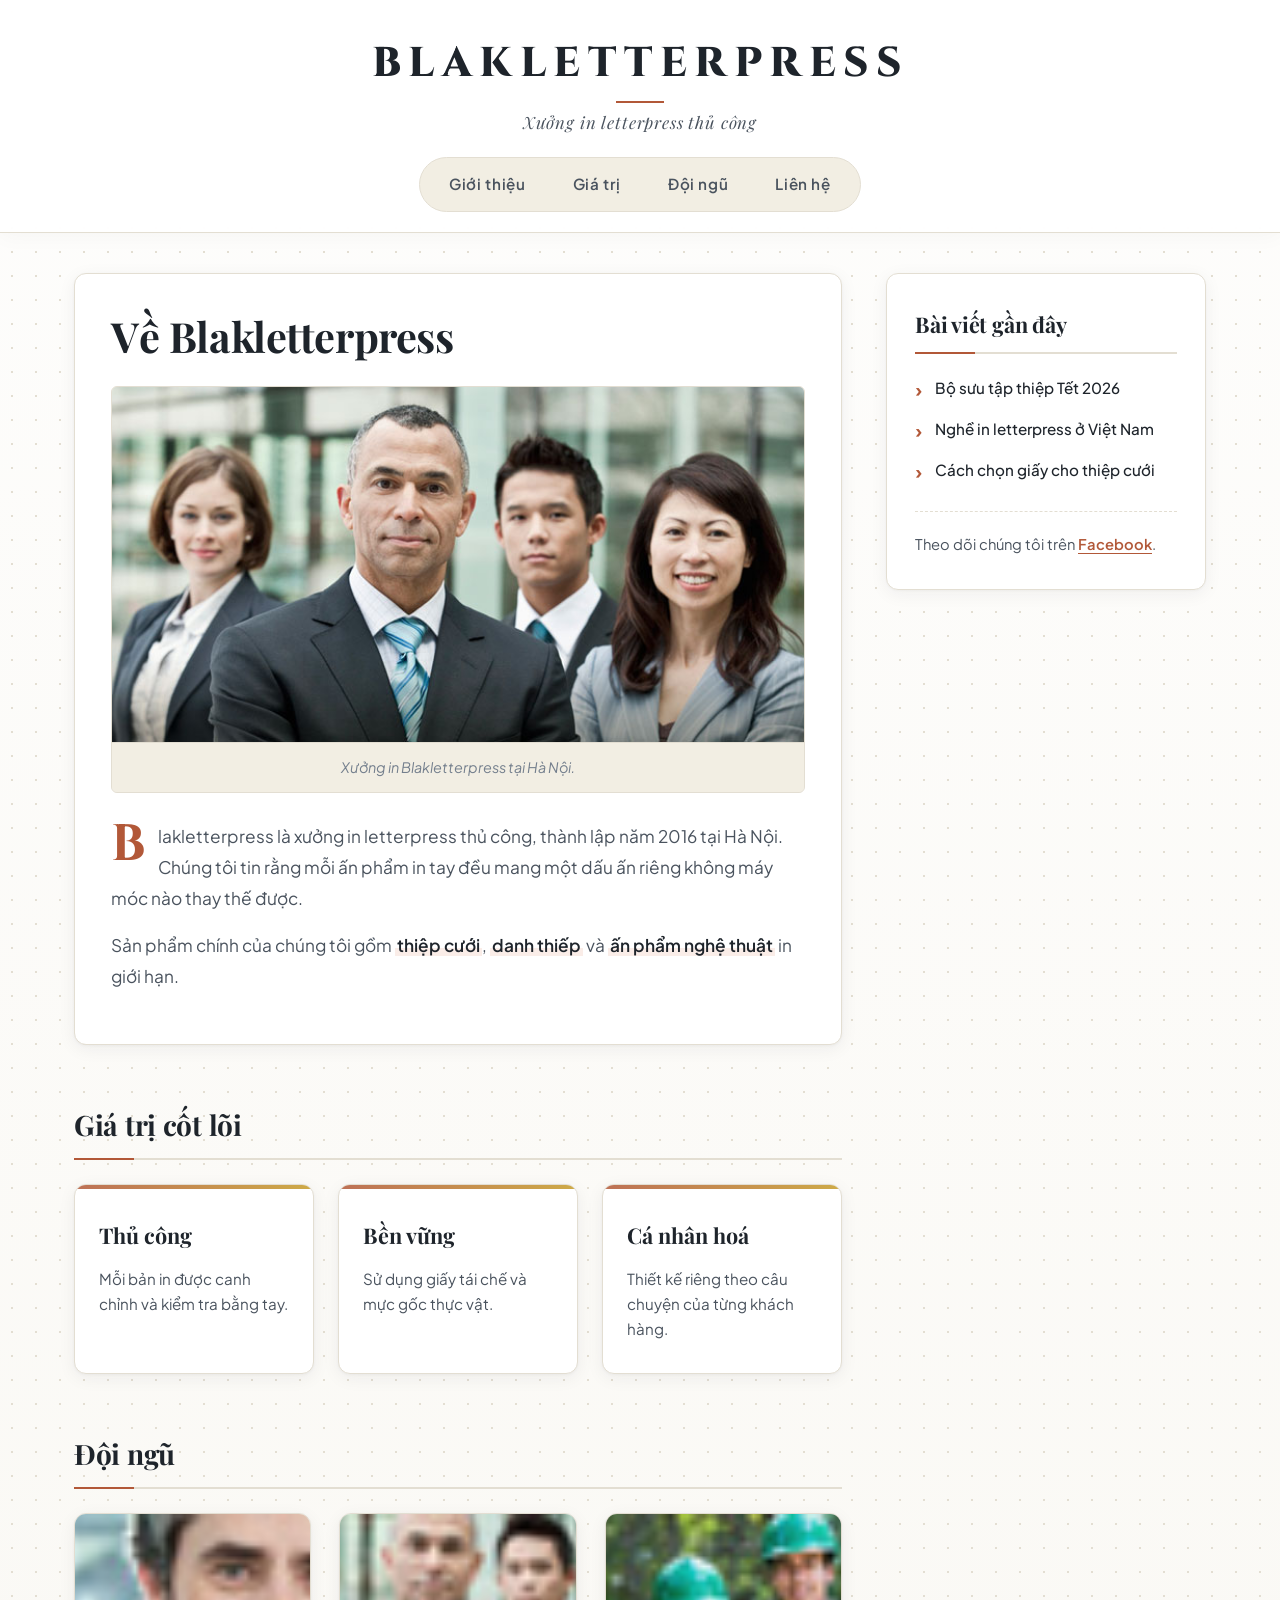
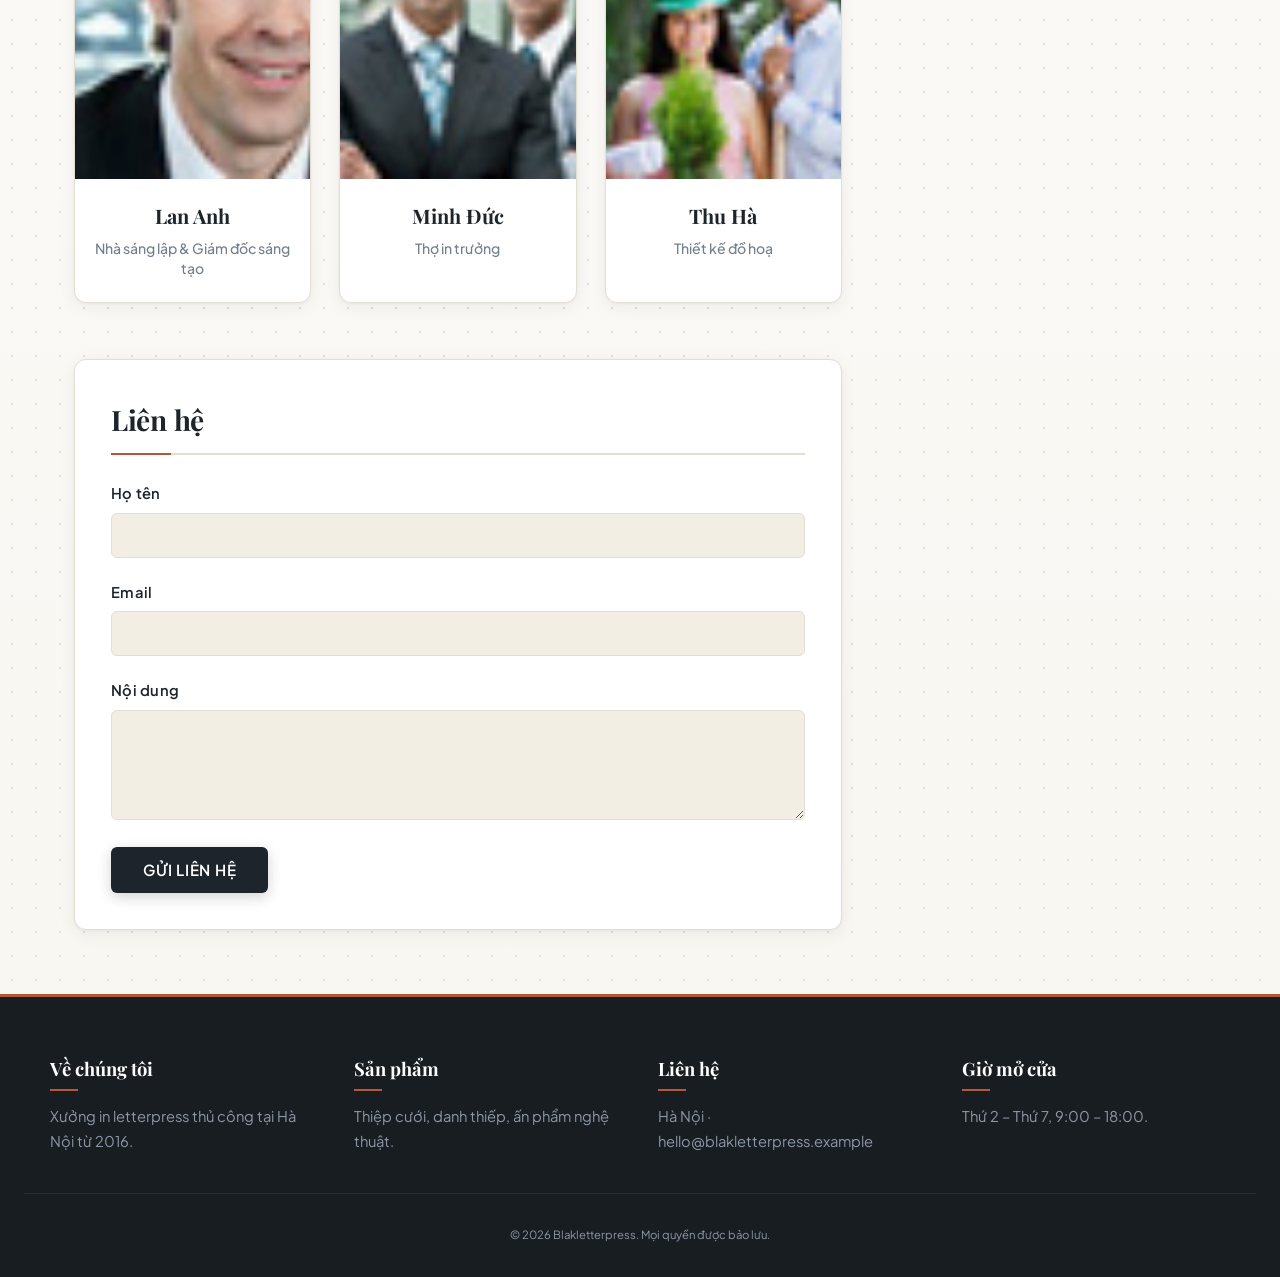
<file: Bai tap 4 Xay dung CSS/trang-goc.html>
<!DOCTYPE html>
<html lang="vi">
<head>
	<meta charset="UTF-8">
	<meta name="viewport" content="width=device-width, initial-scale=1.0">
	<meta name="description" content="Giới thiệu Blakletterpress — xưởng in letterpress thủ công tại Hà Nội.">
	<title>Giới thiệu — Blakletterpress</title>

	<!-- SV (Hoạt động 1): tạo file style.css trong cùng thư mục và giữ dòng <link> dưới đây. -->
	<link rel="stylesheet" href="style.css">
</head>
<body>

	<header class="site-header">
		<a href="#" class="site-name">Blakletterpress</a>
		<p class="tagline">Xưởng in letterpress thủ công</p>
		<nav class="main-nav" aria-label="Chính">
			<ul>
				<li><a href="#gioi-thieu">Giới thiệu</a></li>
				<li><a href="#gia-tri">Giá trị</a></li>
				<li><a href="#doi-ngu">Đội ngũ</a></li>
				<li><a href="#lien-he">Liên hệ</a></li>
			</ul>
		</nav>
	</header>

	<div class="layout">
		<main>

			<article id="gioi-thieu">
				<h1>Về Blakletterpress</h1>

				<figure>
					<img src="./images/team-large.jpg" alt="Đội ngũ Blakletterpress tại xưởng in">
					<figcaption>Xưởng in Blakletterpress tại Hà Nội.</figcaption>
				</figure>

				<p>
					Blakletterpress là xưởng in letterpress thủ công, thành lập năm 2016 tại Hà Nội.
					Chúng tôi tin rằng mỗi ấn phẩm in tay đều mang một dấu ấn riêng không máy móc nào thay thế được.
				</p>
				<p>
					Sản phẩm chính của chúng tôi gồm <strong>thiệp cưới</strong>, <strong>danh thiếp</strong>
					và <strong>ấn phẩm nghệ thuật</strong> in giới hạn.
				</p>
			</article>

			<section id="gia-tri">
				<h2>Giá trị cốt lõi</h2>
				<ul class="value-list">
					<li class="value-card">
						<h3>Thủ công</h3>
						<p>Mỗi bản in được canh chỉnh và kiểm tra bằng tay.</p>
					</li>
					<li class="value-card">
						<h3>Bền vững</h3>
						<p>Sử dụng giấy tái chế và mực gốc thực vật.</p>
					</li>
					<li class="value-card">
						<h3>Cá nhân hoá</h3>
						<p>Thiết kế riêng theo câu chuyện của từng khách hàng.</p>
					</li>
				</ul>
			</section>

			<section id="doi-ngu">
				<h2>Đội ngũ</h2>
				<ul class="team-list">
					<li class="member">
						<img src="./images/smiling.jpg" alt="Chân dung Lan Anh">
						<h3>Lan Anh</h3>
						<p>Nhà sáng lập &amp; Giám đốc sáng tạo</p>
					</li>
					<li class="member">
						<img src="./images/team.jpg" alt="Chân dung Minh Đức">
						<h3>Minh Đức</h3>
						<p>Thợ in trưởng</p>
					</li>
					<li class="member">
						<img src="./images/ecofriends.jpg" alt="Chân dung Thu Hà">
						<h3>Thu Hà</h3>
						<p>Thiết kế đồ hoạ</p>
					</li>
				</ul>
			</section>

			<section id="lien-he">
				<h2>Liên hệ</h2>
				<form action="#" method="post" class="contact-form">
					<p>
						<label for="ten">Họ tên</label><br>
						<input type="text" id="ten" name="ten" required>
					</p>
					<p>
						<label for="email">Email</label><br>
						<input type="email" id="email" name="email" required>
					</p>
					<p>
						<label for="noidung">Nội dung</label><br>
						<textarea id="noidung" name="noidung" rows="4"></textarea>
					</p>
					<p>
						<button type="submit">Gửi liên hệ</button>
					</p>
				</form>
			</section>

		</main>

		<aside class="sidebar">
			<h2>Bài viết gần đây</h2>
			<ul class="recent">
				<li><a href="#">Bộ sưu tập thiệp Tết 2026</a></li>
				<li><a href="#">Nghề in letterpress ở Việt Nam</a></li>
				<li><a href="#">Cách chọn giấy cho thiệp cưới</a></li>
			</ul>
			<p>
				Theo dõi chúng tôi trên
				<a href="https://facebook.com" target="_blank" rel="noopener">Facebook</a>.
			</p>
		</aside>
	</div>

	<footer class="site-footer">
		<ul class="footer-cols">
			<li>
				<h3>Về chúng tôi</h3>
				<p>Xưởng in letterpress thủ công tại Hà Nội từ 2016.</p>
			</li>
			<li>
				<h3>Sản phẩm</h3>
				<p>Thiệp cưới, danh thiếp, ấn phẩm nghệ thuật.</p>
			</li>
			<li>
				<h3>Liên hệ</h3>
				<p>Hà Nội · hello@blakletterpress.example</p>
			</li>
			<li>
				<h3>Giờ mở cửa</h3>
				<p>Thứ 2 – Thứ 7, 9:00 – 18:00.</p>
			</li>
		</ul>
		<p class="copyright"><small>© 2026 Blakletterpress. Mọi quyền được bảo lưu.</small></p>
	</footer>

</body>
</html>
</file>
<file: style.css>
/* ==========================================================================
   JADOO THEME — MINIMALIST & ELEGANT STYLESHEET
   Phan Hoàng Vũ — MSSV: 20235462
   ========================================================================== */

:root {
    /* Color Palette — Jadoo Inspired */
    --bg-page: #FFFDF9;
    --bg-card: #FFFFFF;
    --bg-card-alt: #FDF7F2;
    --bg-subtle: #F8F4F0;

    --text-heading: #181E4B;
    --text-body: #5E6282;
    --text-muted: #84889A;

    --accent-orange: #F1A501;
    --accent-coral: #DF6951;
    --accent-purple: #7B61FF;
    --accent-green: #00B074;
    --accent-blue: #2288FF;

    --border-color: rgba(24, 30, 75, 0.08);
    --shadow-card: 0px 20px 50px rgba(223, 105, 81, 0.08), 0px 10px 25px rgba(0, 0, 0, 0.04);
    --shadow-hover: 0px 25px 60px rgba(223, 105, 81, 0.16), 0px 12px 30px rgba(0, 0, 0, 0.08);
    --shadow-btn: 0px 15px 30px rgba(241, 165, 1, 0.28);
    --shadow-coral: 0px 15px 30px rgba(223, 105, 81, 0.28);

    --radius-sm: 8px;
    --radius-md: 14px;
    --radius-lg: 24px;
    --radius-full: 9999px;

    --font-heading: 'Volkhov', Georgia, serif;
    --font-sans: 'Poppins', 'Plus Jakarta Sans', -apple-system, BlinkMacSystemFont, sans-serif;
    --transition: all 0.3s cubic-bezier(0.16, 1, 0.3, 1);
}

/* Dark Theme Variables */
body.dark-theme {
    --bg-page: #101426;
    --bg-card: #181E38;
    --bg-card-alt: #1F2749;
    --bg-subtle: #151A33;

    --text-heading: #F8FAFC;
    --text-body: #A0AEC0;
    --text-muted: #718096;

    --border-color: rgba(255, 255, 255, 0.1);
    --shadow-card: 0px 20px 45px rgba(0, 0, 0, 0.4);
    --shadow-hover: 0px 25px 60px rgba(0, 0, 0, 0.6);
    --shadow-btn: 0px 15px 30px rgba(241, 165, 1, 0.2);
    --shadow-coral: 0px 15px 30px rgba(223, 105, 81, 0.2);
}

/* Global Reset */
*, *::before, *::after {
    margin: 0;
    padding: 0;
    box-sizing: border-box;
}

html {
    scroll-behavior: smooth;
}

body {
    font-family: var(--font-sans);
    background-color: var(--bg-page);
    color: var(--text-body);
    line-height: 1.65;
    position: relative;
    overflow-x: hidden;
    transition: background-color 0.4s ease, color 0.4s ease;
}

/* Ambient Background Blobs (Jadoo Style) */
.blob-top-right {
    position: fixed;
    top: -80px;
    right: -80px;
    width: 580px;
    height: 580px;
    background: radial-gradient(circle, rgba(255, 241, 218, 0.85) 0%, rgba(254, 230, 190, 0.4) 50%, transparent 75%);
    border-radius: 50%;
    z-index: -1;
    pointer-events: none;
    filter: blur(40px);
}

.blob-center-left {
    position: fixed;
    top: 45%;
    left: -120px;
    width: 450px;
    height: 450px;
    background: radial-gradient(circle, rgba(255, 225, 218, 0.6) 0%, rgba(255, 238, 230, 0.2) 60%, transparent 75%);
    border-radius: 50%;
    z-index: -1;
    pointer-events: none;
    filter: blur(50px);
}

body.dark-theme .blob-top-right {
    background: radial-gradient(circle, rgba(241, 165, 1, 0.15) 0%, transparent 70%);
}

body.dark-theme .blob-center-left {
    background: radial-gradient(circle, rgba(223, 105, 81, 0.12) 0%, transparent 70%);
}

/* Links & General */
a {
    color: inherit;
    text-decoration: none;
}

/* ==========================================================================
   NAVIGATION BAR
   ========================================================================== */
.navbar {
    position: sticky;
    top: 0;
    z-index: 100;
    backdrop-filter: blur(16px);
    -webkit-backdrop-filter: blur(16px);
    background: rgba(255, 253, 249, 0.85);
    border-bottom: 1px solid var(--border-color);
    transition: var(--transition);
}

body.dark-theme .navbar {
    background: rgba(16, 20, 38, 0.85);
}

.nav-container {
    max-width: 1200px;
    margin: 0 auto;
    padding: 18px 24px;
    display: flex;
    align-items: center;
    justify-content: space-between;
}

.logo {
    display: inline-flex;
    align-items: center;
}

.logo-main {
    font-family: var(--font-sans);
    font-size: 1.8rem;
    font-weight: 800;
    color: var(--text-heading);
    letter-spacing: -0.5px;
}

.logo-dot {
    color: var(--accent-coral);
    font-size: 2.2rem;
}

.nav-menu {
    display: flex;
    align-items: center;
    gap: 32px;
}

.nav-link {
    font-size: 1rem;
    font-weight: 500;
    color: var(--text-heading);
    transition: var(--transition);
    position: relative;
    padding: 6px 0;
}

.nav-link:hover,
.nav-link.active {
    color: var(--accent-coral);
}

.nav-link.active::after {
    content: '';
    position: absolute;
    bottom: 0;
    left: 0;
    width: 100%;
    height: 2px;
    background-color: var(--accent-coral);
    border-radius: 2px;
}

.nav-actions {
    display: flex;
    align-items: center;
    gap: 16px;
}

.btn-icon {
    background: none;
    border: 1px solid var(--border-color);
    width: 42px;
    height: 42px;
    border-radius: 50%;
    display: flex;
    align-items: center;
    justify-content: center;
    cursor: pointer;
    color: var(--text-heading);
    transition: var(--transition);
}

.btn-icon:hover {
    border-color: var(--accent-orange);
    color: var(--accent-orange);
    transform: rotate(15deg);
}

.btn-icon svg {
    width: 20px;
    height: 20px;
}

body.light-theme .moon-icon { display: block; }
body.light-theme .sun-icon { display: none; }
body.dark-theme .moon-icon { display: none; }
body.dark-theme .sun-icon { display: block; }

.btn-primary {
    background: transparent;
    border: 1px solid var(--text-heading);
    color: var(--text-heading);
    padding: 10px 22px;
    border-radius: var(--radius-sm);
    font-size: 0.95rem;
    font-weight: 500;
    transition: var(--transition);
    display: inline-flex;
    align-items: center;
}

.btn-primary:hover {
    background: var(--text-heading);
    color: #FFFFFF;
}

body.dark-theme .btn-primary:hover {
    background: #FFFFFF;
    color: #101426;
}

/* ==========================================================================
   HERO SECTION
   ========================================================================== */
.main-wrapper {
    max-width: 1200px;
    margin: 0 auto;
    padding: 0 24px 60px;
}

.hero-section {
    display: grid;
    grid-template-columns: 1.15fr 0.85fr;
    align-items: center;
    gap: 48px;
    padding: 70px 0 60px;
}

.hero-tag {
    display: inline-block;
    color: var(--accent-coral);
    font-size: 0.95rem;
    font-weight: 700;
    letter-spacing: 1px;
    margin-bottom: 18px;
    text-transform: uppercase;
}

.hero-title {
    font-family: var(--font-heading);
    font-size: 3.4rem;
    line-height: 1.2;
    color: var(--text-heading);
    font-weight: 700;
    letter-spacing: -1px;
    margin-bottom: 24px;
}

.highlight-wrapper {
    position: relative;
    display: inline-block;
    white-space: nowrap;
}

.brush-underline {
    position: absolute;
    bottom: -10px;
    left: 0;
    width: 100%;
    height: 16px;
    pointer-events: none;
}

.hero-desc {
    font-size: 1.05rem;
    color: var(--text-body);
    line-height: 1.7;
    max-width: 520px;
    margin-bottom: 36px;
}

.hero-cta-group {
    display: flex;
    align-items: center;
    flex-wrap: wrap;
    gap: 28px;
}

.btn-jadoo-primary {
    background: var(--accent-orange);
    color: #FFFFFF;
    padding: 15px 32px;
    border-radius: 10px;
    font-weight: 600;
    font-size: 1.05rem;
    box-shadow: var(--shadow-btn);
    transition: var(--transition);
    display: inline-flex;
    align-items: center;
}

.btn-jadoo-primary:hover {
    background: #E09600;
    transform: translateY(-3px);
    box-shadow: 0px 20px 35px rgba(241, 165, 1, 0.4);
}

.btn-jadoo-demo {
    background: none;
    border: none;
    display: inline-flex;
    align-items: center;
    gap: 14px;
    cursor: pointer;
    color: var(--text-heading);
    font-family: var(--font-sans);
    font-size: 1rem;
    font-weight: 500;
    transition: var(--transition);
}

.play-btn-circle {
    width: 48px;
    height: 48px;
    background: var(--accent-coral);
    border-radius: 50%;
    display: flex;
    align-items: center;
    justify-content: center;
    color: #FFFFFF;
    box-shadow: var(--shadow-coral);
    transition: var(--transition);
}

.play-btn-circle svg {
    width: 16px;
    height: 16px;
    margin-left: 2px;
}

.btn-jadoo-demo:hover .play-btn-circle {
    transform: scale(1.1);
    box-shadow: 0px 20px 35px rgba(223, 105, 81, 0.45);
}

.btn-jadoo-demo:hover {
    color: var(--accent-coral);
}

/* Hero Visual Showcase */
.hero-visual {
    display: flex;
    justify-content: center;
    position: relative;
}

.hero-card-main {
    background: var(--bg-card);
    border-radius: var(--radius-lg);
    padding: 36px 30px;
    box-shadow: var(--shadow-card);
    border: 1px solid var(--border-color);
    position: relative;
    width: 100%;
    max-width: 380px;
    text-align: center;
    transition: var(--transition);
}

.hero-card-main:hover {
    transform: translateY(-6px);
    box-shadow: var(--shadow-hover);
}

.student-badge-top {
    display: inline-flex;
    align-items: center;
    gap: 8px;
    background: rgba(0, 176, 116, 0.1);
    color: var(--accent-green);
    font-size: 0.82rem;
    font-weight: 600;
    padding: 6px 14px;
    border-radius: var(--radius-full);
    margin-bottom: 24px;
}

.dot-status {
    width: 8px;
    height: 8px;
    background: var(--accent-green);
    border-radius: 50%;
    box-shadow: 0 0 8px var(--accent-green);
}

.student-avatar-large {
    margin-bottom: 20px;
}

.avatar-circle {
    width: 90px;
    height: 90px;
    margin: 0 auto;
    background: linear-gradient(135deg, #DF6951 0%, #F1A501 100%);
    border-radius: 50%;
    display: flex;
    align-items: center;
    justify-content: center;
    color: #FFFFFF;
    font-size: 1.6rem;
    font-weight: 800;
    box-shadow: 0 10px 25px rgba(223, 105, 81, 0.35);
}

.student-details h3 {
    font-size: 1.4rem;
    color: var(--text-heading);
    font-weight: 700;
    margin-bottom: 6px;
}

.student-id-badge {
    font-size: 1rem;
    color: var(--accent-coral);
    font-weight: 600;
    margin-bottom: 6px;
}

.student-id-badge strong {
    letter-spacing: 0.5px;
}

.student-sub {
    font-size: 0.88rem;
    color: var(--text-muted);
}

/* Floating Mini Card */
.floating-mini-card {
    position: absolute;
    bottom: -20px;
    right: -25px;
    background: var(--bg-card);
    border: 1px solid var(--border-color);
    box-shadow: 0px 15px 35px rgba(0, 0, 0, 0.1);
    border-radius: var(--radius-md);
    padding: 12px 18px;
    display: flex;
    align-items: center;
    gap: 12px;
    animation: floatCard 4s ease-in-out infinite alternate;
}

@keyframes floatCard {
    0% { transform: translateY(0px); }
    100% { transform: translateY(-8px); }
}

.mini-icon {
    font-size: 1.4rem;
}

.mini-info {
    text-align: left;
    display: flex;
    flex-direction: column;
}

.mini-title {
    font-size: 0.75rem;
    color: var(--text-muted);
    font-weight: 500;
}

.mini-status {
    font-size: 0.85rem;
    color: var(--accent-green);
    font-weight: 700;
}

/* ==========================================================================
   ASSIGNMENTS SECTION
   ========================================================================== */
.assignments-section {
    padding: 60px 0 50px;
}

.text-center {
    text-align: center;
}

.sub-heading {
    display: block;
    color: var(--text-muted);
    font-size: 0.95rem;
    font-weight: 700;
    letter-spacing: 2px;
    text-transform: uppercase;
    margin-bottom: 8px;
}

.main-heading {
    font-family: var(--font-heading);
    font-size: 2.6rem;
    color: var(--text-heading);
    font-weight: 700;
    letter-spacing: -0.5px;
    margin-bottom: 48px;
}

.assignment-cards-container {
    display: grid;
    grid-template-columns: repeat(auto-fit, minmax(320px, 1fr));
    gap: 32px;
    max-width: 1140px;
    margin: 0 auto;
}

.assignment-card {
    background: var(--bg-card);
    border: 1px solid var(--border-color);
    border-radius: var(--radius-lg);
    box-shadow: var(--shadow-card);
    padding: 28px;
    display: flex;
    flex-direction: column;
    transition: var(--transition);
    position: relative;
}

.assignment-card:hover {
    transform: translateY(-8px);
    box-shadow: var(--shadow-hover);
}

.card-badge-header {
    display: flex;
    align-items: center;
    justify-content: space-between;
    margin-bottom: 20px;
}

.pill-badge {
    background: rgba(241, 165, 1, 0.15);
    color: #D98200;
    font-size: 0.8rem;
    font-weight: 700;
    padding: 4px 12px;
    border-radius: var(--radius-full);
}

.pill-badge.pill-purple {
    background: rgba(123, 97, 255, 0.12);
    color: var(--accent-purple);
}

.pill-badge.pill-emerald {
    background: rgba(0, 176, 116, 0.12);
    color: var(--accent-green);
}

.status-pill {
    font-size: 0.8rem;
    font-weight: 600;
    color: var(--accent-green);
    display: inline-flex;
    align-items: center;
}

.status-pill.done::before {
    content: '✓';
    margin-right: 4px;
    font-weight: bold;
}

.card-visual-box {
    background: linear-gradient(135deg, #FFF1DA 0%, #FFE5D9 100%);
    border-radius: var(--radius-md);
    padding: 30px 20px;
    text-align: center;
    margin-bottom: 22px;
    border: 1px solid rgba(241, 165, 1, 0.15);
}

body.dark-theme .card-visual-box {
    background: linear-gradient(135deg, rgba(241, 165, 1, 0.15) 0%, rgba(223, 105, 81, 0.15) 100%);
    border-color: rgba(255, 255, 255, 0.08);
}

.card-visual-box.visual-purple {
    background: linear-gradient(135deg, #EBE6FF 0%, #F5F3FF 100%);
    border-color: rgba(123, 97, 255, 0.15);
}

body.dark-theme .card-visual-box.visual-purple {
    background: linear-gradient(135deg, rgba(123, 97, 255, 0.15) 0%, rgba(79, 70, 229, 0.15) 100%);
}

.card-visual-box.visual-emerald {
    background: linear-gradient(135deg, #E6F8F0 0%, #D1F2E2 100%);
    border-color: rgba(0, 176, 116, 0.2);
}

body.dark-theme .card-visual-box.visual-emerald {
    background: linear-gradient(135deg, rgba(0, 176, 116, 0.15) 0%, rgba(16, 185, 129, 0.15) 100%);
}

.visual-inner .visual-tag {
    font-size: 0.75rem;
    font-weight: 700;
    letter-spacing: 1px;
    text-transform: uppercase;
    color: var(--accent-coral);
    margin-bottom: 4px;
}

.visual-purple .visual-tag {
    color: var(--accent-purple);
}

.visual-emerald .visual-tag {
    color: var(--accent-green);
}

.visual-inner h4 {
    font-size: 1.25rem;
    color: var(--text-heading);
    font-weight: 700;
    margin-bottom: 4px;
}

.visual-inner p {
    font-size: 0.82rem;
    color: var(--text-body);
}

.card-body {
    flex: 1;
    margin-bottom: 24px;
}

.card-title {
    font-size: 1.2rem;
    color: var(--text-heading);
    font-weight: 700;
    margin-bottom: 10px;
}

.card-text {
    font-size: 0.92rem;
    color: var(--text-body);
    line-height: 1.6;
}

.card-footer-actions {
    display: grid;
    grid-template-columns: 1fr 1fr;
    gap: 12px;
}

.btn-card-open {
    background: var(--text-heading);
    color: #FFFFFF;
    padding: 11px 16px;
    border-radius: 10px;
    font-size: 0.9rem;
    font-weight: 600;
    display: inline-flex;
    align-items: center;
    justify-content: center;
    gap: 8px;
    transition: var(--transition);
}

body.dark-theme .btn-card-open {
    background: #FFFFFF;
    color: #101426;
}

.btn-card-open:hover {
    background: var(--accent-coral);
    transform: translateY(-2px);
    box-shadow: var(--shadow-coral);
}

body.dark-theme .btn-card-open:hover {
    background: var(--accent-coral);
    color: #FFFFFF;
}

.btn-card-open svg {
    width: 16px;
    height: 16px;
}

.btn-card-preview {
    background: transparent;
    border: 1px solid var(--border-color);
    color: var(--text-heading);
    padding: 11px 16px;
    border-radius: 10px;
    font-size: 0.9rem;
    font-weight: 600;
    display: inline-flex;
    align-items: center;
    justify-content: center;
    gap: 8px;
    cursor: pointer;
    font-family: var(--font-sans);
    transition: var(--transition);
}

.btn-card-preview:hover {
    border-color: var(--accent-orange);
    color: var(--accent-orange);
    background: rgba(241, 165, 1, 0.06);
    transform: translateY(-2px);
}

.btn-card-preview svg {
    width: 16px;
    height: 16px;
}

/* ==========================================================================
   MINIMAL INFO BANNER
   ========================================================================== */
.info-section {
    padding: 40px 0 20px;
}

.info-banner-card {
    background: var(--bg-card);
    border: 1px solid var(--border-color);
    border-radius: var(--radius-lg);
    box-shadow: var(--shadow-card);
    padding: 36px 40px;
    display: flex;
    align-items: center;
    justify-content: space-between;
    gap: 32px;
}

.info-text h3 {
    font-family: var(--font-heading);
    font-size: 1.5rem;
    color: var(--text-heading);
    font-weight: 700;
    margin-bottom: 16px;
}

.info-grid {
    display: grid;
    grid-template-columns: repeat(auto-fit, minmax(200px, 1fr));
    gap: 16px 32px;
}

.info-item {
    display: flex;
    flex-direction: column;
}

.info-label {
    font-size: 0.8rem;
    color: var(--text-muted);
    font-weight: 500;
    margin-bottom: 2px;
}

.info-val {
    font-size: 1rem;
    color: var(--text-heading);
    font-weight: 600;
}

.info-val.highlight {
    color: var(--accent-coral);
}

.info-val.text-green {
    color: var(--accent-green);
}

.btn-jadoo-outline {
    border: 1.5px solid var(--border-color);
    color: var(--text-heading);
    padding: 12px 24px;
    border-radius: 10px;
    font-size: 0.95rem;
    font-weight: 600;
    transition: var(--transition);
    display: inline-block;
    white-space: nowrap;
}

.btn-jadoo-outline:hover {
    border-color: var(--accent-coral);
    color: var(--accent-coral);
    background: rgba(223, 105, 81, 0.05);
}

/* ==========================================================================
   FOOTER
   ========================================================================== */
.footer {
    border-top: 1px solid var(--border-color);
    padding: 30px 0;
    text-align: center;
}

.footer-container p {
    font-size: 0.9rem;
    color: var(--text-muted);
}

/* ==========================================================================
   MODAL LIVE PREVIEW (IFRAME)
   ========================================================================== */
.modal-backdrop {
    position: fixed;
    top: 0;
    left: 0;
    width: 100vw;
    height: 100vh;
    background: rgba(16, 20, 38, 0.75);
    backdrop-filter: blur(8px);
    -webkit-backdrop-filter: blur(8px);
    z-index: 1000;
    display: flex;
    align-items: center;
    justify-content: center;
    padding: 24px;
    opacity: 0;
    pointer-events: none;
    transition: opacity 0.3s ease;
}

.modal-backdrop.active {
    opacity: 1;
    pointer-events: auto;
}

.modal-container {
    background: var(--bg-card);
    width: 100%;
    max-width: 1100px;
    height: 85vh;
    border-radius: var(--radius-lg);
    box-shadow: 0 25px 70px rgba(0, 0, 0, 0.35);
    border: 1px solid var(--border-color);
    display: flex;
    flex-direction: column;
    overflow: hidden;
    transform: scale(0.95);
    transition: transform 0.3s cubic-bezier(0.16, 1, 0.3, 1);
}

.modal-backdrop.active .modal-container {
    transform: scale(1);
}

.modal-header {
    display: flex;
    align-items: center;
    justify-content: space-between;
    padding: 16px 24px;
    border-bottom: 1px solid var(--border-color);
    background: var(--bg-subtle);
}

.modal-title-wrap {
    display: flex;
    align-items: center;
    gap: 10px;
}

.modal-dot {
    width: 10px;
    height: 10px;
    border-radius: 50%;
    background: var(--accent-coral);
    box-shadow: 0 0 10px var(--accent-coral);
}

.modal-title-wrap h3 {
    font-size: 1.05rem;
    font-weight: 700;
    color: var(--text-heading);
}

.modal-controls {
    display: flex;
    align-items: center;
    gap: 10px;
}

.modal-btn {
    background: none;
    border: 1px solid var(--border-color);
    width: 36px;
    height: 36px;
    border-radius: var(--radius-sm);
    display: flex;
    align-items: center;
    justify-content: center;
    color: var(--text-heading);
    cursor: pointer;
    transition: var(--transition);
}

.modal-btn:hover {
    border-color: var(--accent-coral);
    color: var(--accent-coral);
    background: rgba(223, 105, 81, 0.08);
}

.modal-btn svg {
    width: 18px;
    height: 18px;
}

.modal-body {
    flex: 1;
    position: relative;
    background: #FFFFFF;
}

.modal-body iframe {
    width: 100%;
    height: 100%;
    border: none;
}

.iframe-loading {
    position: absolute;
    top: 0;
    left: 0;
    width: 100%;
    height: 100%;
    background: var(--bg-card);
    display: flex;
    flex-direction: column;
    align-items: center;
    justify-content: center;
    gap: 16px;
    z-index: 10;
    transition: opacity 0.3s ease;
}

.iframe-loading.hidden {
    opacity: 0;
    pointer-events: none;
}

.spinner {
    width: 36px;
    height: 36px;
    border: 3px solid rgba(241, 165, 1, 0.2);
    border-top-color: var(--accent-orange);
    border-radius: 50%;
    animation: spin 0.8s linear infinite;
}

@keyframes spin {
    to { transform: rotate(360deg); }
}

/* ==========================================================================
   RESPONSIVE DESIGN
   ========================================================================== */
@media (max-width: 992px) {
    .hero-section {
        grid-template-columns: 1fr;
        text-align: center;
        gap: 40px;
        padding-top: 40px;
    }

    .hero-desc {
        margin: 0 auto 32px;
    }

    .hero-cta-group {
        justify-content: center;
    }

    .hero-visual {
        order: -1;
    }

    .floating-mini-card {
        right: 0px;
    }

    .info-banner-card {
        flex-direction: column;
        text-align: center;
    }

    .info-grid {
        text-align: left;
    }
}

@media (max-width: 640px) {
    .hero-title {
        font-size: 2.3rem;
    }

    .main-heading {
        font-size: 2rem;
    }

    .assignment-cards-container {
        grid-template-columns: 1fr;
    }

    .card-footer-actions {
        grid-template-columns: 1fr;
    }

    .nav-menu {
        display: none;
    }

    .modal-container {
        height: 92vh;
        padding: 0;
    }
}
</file>
<file: Bai tap 1 Tim va sua loi CSS/style-loi.css>
/* =====================================================================
   Blakletterpress — Trang khuyến mãi thiệp Tết 2026
   HOẠT ĐỘNG 1 — CSS ĐÃ CÀI LỖI (chủ đề: Box model + Position).

   Trang này đáng lẽ hiển thị như sau:
   - Thanh menu trên cùng DÍNH lại khi cuộn (sticky) và luôn nằm trên ảnh.
   - Ảnh hero phủ kín khung, chữ tiêu đề nằm CHÍNH GIỮA ảnh.
   - Ba thẻ sản phẩm xếp thành MỘT HÀNG, mỗi thẻ có nhãn "-20%" ở GÓC TRÊN
     BÊN PHẢI của chính thẻ đó; ảnh và chữ nằm gọn trong thẻ.
   - Nút "↑" nổi cố định ở GÓC DƯỚI BÊN PHẢI màn hình khi cuộn.

   Hiện tại bố cục đang VỠ. Nhiệm vụ của bạn (KHÔNG dùng AI): tìm và sửa
   các lỗi box model / position để trang hiển thị đúng như mô tả trên.
   ===================================================================== */

* {
	margin: 0;
	padding: 0;
	box-sizing: border-box;
}

body {
	font-family: "Segoe UI", Arial, sans-serif;
	color: #222;
	background: #f4f1ea;
	line-height: 1.5;
}

a {
	color: inherit;
}

/* ===== Header / thanh điều hướng ===== */
.site-header {
	background: #2b2b2b;
	position: sticky;
	z-index: 1000;
	top: 0;
}

.header-inner {
	max-width: 1000px;
	margin: 0 auto;
	padding: 16px 24px;
	display: flex;
	align-items: center;
	justify-content: space-between;
}

.brand {
	color: #fff;
	font-size: 24px;
	font-weight: bold;
	text-decoration: none;
}

.main-nav ul {
	list-style: none;
	display: flex;
	gap: 24px;
}

.main-nav a {
	color: #ddd;
	text-decoration: none;
}

.main-nav a:hover {
	color: #fff;
}

/* ===== Hero ===== */
.hero {
	height: 360px;
	overflow: hidden;
	position: relative;
}

.hero-bg {
	width: 100%;
	height: 100%;
	object-fit: cover;
	display: block;
}

.hero-overlay {
	position: absolute;
	top: 50%;
	left: 50%;
	transform: translate(-50%, -50%);
	width: 80%;
	max-width: 560px;
	text-align: center;
	color: #fff;
	text-shadow: 0 2px 6px rgba(0, 0, 0, 0.6);
	z-index: 5;
}

.hero-overlay h1 {
	font-size: 34px;
	margin-bottom: 12px;
}

.hero-overlay p {
	font-size: 18px;
	margin-bottom: 20px;
}

.hero-btn {
	display: inline-block;
	padding: 12px 28px;
	background: #c0392b;
	color: #fff;
	text-decoration: none;
	border-radius: 4px;
}

/* ===== Khu sản phẩm ===== */
.products {
	max-width: 1000px;
	margin: 48px auto;
	padding: 0 24px;
}

.products h2 {
	margin-bottom: 24px;
	font-size: 28px;
}

.card-list {
	display: flex;
	flex-wrap: wrap;
	gap: 24px;
}

.card {
	flex: 0 0 calc((100% - 48px) / 3);
	background: #fff;
	border: 1px solid #e0d8c8;
	border-radius: 8px;
	padding: 16px;
	box-shadow: 0 4px 12px rgba(0, 0, 0, 0.06);
	position: relative;
}

.badge {
	position: absolute;
	top: 12px;
	right: 12px;
	background: #c0392b;
	color: #fff;
	font-size: 14px;
	font-weight: bold;
	padding: 4px 10px;
	border-radius: 20px;
}

.card img {
	display: block;
	width: 100%;
	height: 180px;
	object-fit: cover;
	border-radius: 4px;
}

.card-body h3 {
	margin: 12px 0 8px;
	font-size: 20px;
}

.card-body p {
	margin-bottom: 8px;
	font-size: 15px;
	color: #555;
}

.card-body .price {
	color: #c0392b;
	font-weight: bold;
	font-size: 18px;
}

/* ===== Nút lên đầu trang ===== */
.back-to-top {
	position: fixed;
	bottom: 24px;
	right: 24px;
	width: 48px;
	height: 48px;
	background: #2b2b2b;
	color: #fff;
	text-align: center;
	line-height: 48px;
	font-size: 22px;
	text-decoration: none;
	border-radius: 50%;
	z-index: 1010;
}

/* ===== Footer ===== */
.site-footer {
	margin-top: 48px;
	padding: 32px 24px;
	background: #2b2b2b;
	color: #cfcfcf;
	text-align: center;
	font-size: 14px;
}
</file>
<file: Bai tap 2 Tim va sua loi CSS/style-loi.css>
/* =====================================================================
   Blakletterpress — Trang khuyến mãi thiệp Tết 2026
   HOẠT ĐỘNG 2 — CSS cho phần DÙNG GenAI (chủ đề: Box model + Position).

   Khác với Hoạt động 1, ở đây trang trông GẦN NHƯ đúng: nhìn lướt qua thấy
   ổn, nhưng vẫn còn MỘT VÀI LỖI TINH VI về box model / position mà bạn phải
   phát hiện qua quan sát kỹ + DevTools (ví dụ: cuộn trang để kiểm tra menu,
   xem nhãn "-20%" có đủ trên mọi thẻ không, thu hẹp cửa sổ xem thẻ có bị
   rớt hàng không).

   QUAN TRỌNG: trong file này CŨNG có những đoạn code TRÔNG "thừa/lạ" nhưng
   thực ra ĐANG ĐÚNG và CẦN THIẾT. AI hay "sửa nhầm" chúng. Nhiệm vụ của bạn
   là chỉ sửa lỗi thật và BẢO VỆ những đoạn đúng (xem yêu cầu trong de-bai.md).
   ===================================================================== */

* {
	margin: 0;
	padding: 0;
	box-sizing: border-box;
}

body {
	font-family: "Segoe UI", Arial, sans-serif;
	color: #222;
	background: #f4f1ea;
	line-height: 1.5;
}

a {
	color: inherit;
}

/* .page không dùng overflow-x: hidden để tránh làm hỏng position: sticky của .site-header */

/* ===== Header / thanh điều hướng ===== */
.site-header {
	background: #2b2b2b;
	position: sticky;
	top: 0;
	z-index: 100;
}

.header-inner {
	max-width: 1000px;
	margin: 0 auto;
	padding: 16px 24px;
	display: flex;
	align-items: center;
	justify-content: space-between;
}

.brand {
	color: #fff;
	font-size: 24px;
	font-weight: bold;
	text-decoration: none;
}

.main-nav ul {
	list-style: none;
	display: flex;
	gap: 24px;
}

.main-nav a {
	color: #ddd;
	text-decoration: none;
}

.main-nav a:hover {
	color: #fff;
}

/* ===== Hero ===== */
.hero {
	position: relative;
	height: 360px;
	overflow: hidden;
}

.hero-bg {
	width: 100%;
	height: 100%;
	object-fit: cover;
	transform: scale(1.08);
}

.hero-overlay {
	position: absolute;
	top: 50%;
	left: 50%;
	transform: translate(-50%, -50%);
	width: 80%;
	max-width: 560px;
	text-align: center;
	color: #fff;
	text-shadow: 0 2px 6px rgba(0, 0, 0, 0.6);
}

.hero-overlay h1 {
	font-size: 34px;
	margin-bottom: 12px;
}

.hero-overlay p {
	font-size: 18px;
	margin-bottom: 20px;
}

.hero-btn {
	display: inline-block;
	padding: 12px 28px;
	background: #c0392b;
	color: #fff;
	text-decoration: none;
	border-radius: 4px;
}

/* ===== Khu sản phẩm ===== */
.products {
	max-width: 1000px;
	margin: -48px auto 48px;
	padding: 24px 24px 0;
	position: relative;
	z-index: 1;
	background: #f4f1ea;
	border-radius: 16px 16px 0 0;
}

.products h2 {
	margin-bottom: 24px;
	font-size: 28px;
}

.card-list {
	display: flex;
	flex-wrap: wrap;
	gap: 24px;
}

.card {
	flex: 0 0 calc((100% - 48px) / 3);
	min-height: 320px;
	position: relative;
	background: #fff;
	border: 1px solid #e0d8c8;
	border-radius: 8px;
	padding: 16px;
	box-shadow: 0 4px 12px rgba(0, 0, 0, 0.06);
}

.badge {
	position: absolute;
	top: 12px;
	right: 12px;
	background: #c0392b;
	color: #fff;
	font-size: 14px;
	font-weight: bold;
	padding: 4px 10px;
	border-radius: 20px;
}

.card img {
	display: block;
	width: 100%;
	height: 180px;
	object-fit: cover;
	border-radius: 4px;
}

.card-body h3 {
	margin: 12px 0 8px;
	font-size: 20px;
}

.card-body p {
	margin-bottom: 8px;
	font-size: 15px;
	color: #555;
}

.card-body .price {
	color: #c0392b;
	font-weight: bold;
	font-size: 18px;
}

/* ===== Nút lên đầu trang ===== */
.back-to-top {
	position: fixed;
	bottom: 24px;
	right: 24px;
	width: 48px;
	height: 48px;
	background: #2b2b2b;
	color: #fff;
	text-align: center;
	line-height: 48px;
	font-size: 22px;
	text-decoration: none;
	border-radius: 50%;
	z-index: 200;
}

/* ===== Footer ===== */
.site-footer {
	padding: 32px 24px;
	background: #2b2b2b;
	color: #cfcfcf;
	text-align: center;
	font-size: 14px;
}
</file>
<file: Bai tap 4 Xay dung CSS/style.css>
/* ==========================================================================
   Blakletterpress - Xưởng In Thủ Công Hà Nội
   Stylesheet: style.css (Responsive & Modern Artisanal Theme)
   ========================================================================== */

/* --------------------------------------------------------------------------
   0. Google Fonts & CSS Custom Properties (Design Tokens)
   -------------------------------------------------------------------------- */
@import url('https://fonts.googleapis.com/css2?family=Cinzel:wght@600;700;800&family=Playfair+Display:ital,wght@0,500;0,600;0,700;1,400;1,600&family=Plus+Jakarta+Sans:wght@300;400;500;600;700&display=swap');

:root {
	/* Bảng màu chủ đạo: Craft Letterpress & Warm Paper */
	--color-bg: #f8f6f0;
	--color-surface: #ffffff;
	--color-surface-soft: #f2eee3;
	--color-surface-hover: #faf8f5;
	--color-border: #e3ded2;
	--color-border-dark: #c8c0b0;

	/* Màu mực in truyền thống (Ink & Terracotta) */
	--color-ink-primary: #1e242b;
	--color-ink-secondary: #4a535e;
	--color-ink-muted: #747f8d;
	--color-accent: #b25838;         /* Terracotta / Men gốm đỏ */
	--color-accent-hover: #964528;
	--color-accent-light: #faede8;
	--color-forest: #2d4a3e;         /* Xanh rừng già thủ công */
	--color-gold: #c59b27;

	/* Footer theme */
	--color-footer-bg: #181d22;
	--color-footer-text: #d8dde3;
	--color-footer-muted: #8d97a5;

	/* Font chữ */
	--font-heading: 'Cinzel', 'Playfair Display', Georgia, serif;
	--font-subheading: 'Playfair Display', Georgia, serif;
	--font-body: 'Plus Jakarta Sans', -apple-system, BlinkMacSystemFont, "Segoe UI", Roboto, sans-serif;

	/* Hiệu ứng bóng đổ (Box Shadows) */
	--shadow-subtle: 0 2px 6px rgba(30, 36, 43, 0.04);
	--shadow-card: 0 4px 18px rgba(30, 36, 43, 0.06), 0 1px 3px rgba(30, 36, 43, 0.04);
	--shadow-hover: 0 12px 30px rgba(30, 36, 43, 0.12), 0 3px 6px rgba(30, 36, 43, 0.06);

	/* Bo góc & Chuyển động */
	--radius-sm: 6px;
	--radius-md: 12px;
	--radius-lg: 18px;
	--transition: all 0.28s cubic-bezier(0.4, 0, 0.2, 1);
	--container-max: 1180px;
}

/* --------------------------------------------------------------------------
   1. Reset & Thiết lập cơ bản (Base Styles)
   -------------------------------------------------------------------------- */
*, *::before, *::after {
	box-sizing: border-box;
	margin: 0;
	padding: 0;
}

html {
	font-size: 16px;
	scroll-behavior: smooth;
	scroll-padding-top: 100px;
}

body {
	font-family: var(--font-body);
	color: var(--color-ink-primary);
	background-color: var(--color-bg);
	background-image: 
		radial-gradient(var(--color-border) 0.75px, transparent 0.75px),
		linear-gradient(to bottom, rgba(255, 255, 255, 0.8), rgba(248, 246, 240, 0.95));
	background-size: 24px 24px, 100% 100%;
	line-height: 1.7;
	min-height: 100vh;
	display: flex;
	flex-direction: column;
	-webkit-font-smoothing: antialiased;
	-moz-osx-font-smoothing: grayscale;
}

img {
	max-width: 100%;
	height: auto;
	display: block;
}

a {
	color: var(--color-accent);
	text-decoration: none;
	transition: var(--transition);
}

a:hover {
	color: var(--color-accent-hover);
}

ul {
	list-style: none;
}

/* --------------------------------------------------------------------------
   2. Header & Navigation (.site-header)
   -------------------------------------------------------------------------- */
.site-header {
	background: rgba(255, 255, 255, 0.92);
	backdrop-filter: blur(12px);
	-webkit-backdrop-filter: blur(12px);
	border-bottom: 1px solid var(--color-border);
	padding: 1.75rem 1.5rem 1.25rem;
	text-align: center;
	position: sticky;
	top: 0;
	z-index: 100;
	box-shadow: 0 4px 20px rgba(0, 0, 0, 0.03);
}

.site-header .site-name {
	font-family: var(--font-heading);
	font-size: clamp(1.8rem, 4vw, 2.6rem);
	font-weight: 800;
	letter-spacing: 0.18em;
	text-transform: uppercase;
	color: var(--color-ink-primary);
	display: inline-block;
	position: relative;
	padding-bottom: 0.25rem;
}

.site-header .site-name::after {
	content: '';
	position: absolute;
	bottom: 0;
	left: 50%;
	transform: translateX(-50%);
	width: 48px;
	height: 2px;
	background: var(--color-accent);
}

.site-header .tagline {
	font-family: var(--font-subheading);
	font-style: italic;
	font-size: 1.05rem;
	color: var(--color-ink-secondary);
	margin-top: 0.35rem;
	margin-bottom: 1.25rem;
	letter-spacing: 0.05em;
}

.main-nav {
	display: flex;
	justify-content: center;
}

.main-nav ul {
	display: flex;
	flex-wrap: wrap;
	justify-content: center;
	gap: 0.5rem 1.75rem;
	padding: 0.5rem 1.25rem;
	background: var(--color-surface-soft);
	border-radius: 999px;
	border: 1px solid var(--color-border);
}

.main-nav a {
	font-weight: 600;
	font-size: 0.95rem;
	color: var(--color-ink-secondary);
	letter-spacing: 0.04em;
	padding: 0.35rem 0.6rem;
	border-radius: 999px;
	display: inline-block;
}

.main-nav a:hover {
	color: var(--color-accent);
	background: rgba(255, 255, 255, 0.85);
	transform: translateY(-1px);
}

/* --------------------------------------------------------------------------
   3. Main Content Layout (.layout)
   -------------------------------------------------------------------------- */
.layout {
	width: 100%;
	max-width: var(--container-max);
	margin: 2.5rem auto 4rem;
	padding: 0 1.5rem;
	display: grid;
	grid-template-columns: minmax(0, 1fr) 320px;
	gap: 2.75rem;
	align-items: start;
	flex: 1;
}

main {
	display: flex;
	flex-direction: column;
	gap: 3.5rem;
}

/* Tiêu đề chung cho các Section */
main h1, main h2, .sidebar h2 {
	font-family: var(--font-subheading);
	color: var(--color-ink-primary);
	letter-spacing: -0.01em;
	position: relative;
}

main h1 {
	font-size: clamp(2rem, 3.5vw, 2.6rem);
	font-weight: 700;
	margin-bottom: 1.5rem;
	line-height: 1.25;
}

main h2, .sidebar h2 {
	font-size: 1.75rem;
	font-weight: 700;
	margin-bottom: 1.5rem;
	padding-bottom: 0.6rem;
	border-bottom: 2px solid var(--color-border);
}

main h2::after, .sidebar h2::after {
	content: '';
	position: absolute;
	bottom: -2px;
	left: 0;
	width: 60px;
	height: 2px;
	background: var(--color-accent);
}

/* --------------------------------------------------------------------------
   4. Phần Giới thiệu (#gioi-thieu)
   -------------------------------------------------------------------------- */
#gioi-thieu {
	background: var(--color-surface);
	padding: 2.25rem;
	border-radius: var(--radius-md);
	border: 1px solid var(--color-border);
	box-shadow: var(--shadow-card);
}

#gioi-thieu figure {
	margin: 0 0 1.75rem 0;
	border-radius: var(--radius-sm);
	overflow: hidden;
	background: var(--color-surface-soft);
	border: 1px solid var(--color-border);
}

#gioi-thieu figure img {
	width: 100%;
	max-height: 440px;
	object-fit: cover;
	transition: transform 0.5s ease;
}

#gioi-thieu figure:hover img {
	transform: scale(1.02);
}

#gioi-thieu figcaption {
	padding: 0.75rem 1rem;
	font-size: 0.9rem;
	font-style: italic;
	color: var(--color-ink-muted);
	text-align: center;
	background: var(--color-surface-soft);
	border-top: 1px solid var(--color-border);
}

#gioi-thieu p {
	font-size: 1.08rem;
	color: var(--color-ink-secondary);
	margin-bottom: 1rem;
	line-height: 1.8;
}

#gioi-thieu p:first-of-type::first-letter {
	font-family: var(--font-heading);
	font-size: 3.2rem;
	float: left;
	line-height: 0.85;
	margin: 0.15rem 0.75rem 0 0;
	color: var(--color-accent);
	font-weight: 700;
}

#gioi-thieu p strong {
	color: var(--color-ink-primary);
	font-weight: 600;
	background: linear-gradient(180deg, transparent 65%, var(--color-accent-light) 65%);
	padding: 0 2px;
}

/* --------------------------------------------------------------------------
   5. Phần Giá trị cốt lõi (#gia-tri)
   -------------------------------------------------------------------------- */
.value-list {
	display: grid;
	grid-template-columns: repeat(auto-fit, minmax(210px, 1fr));
	gap: 1.5rem;
}

.value-card {
	background: var(--color-surface);
	padding: 2rem 1.5rem;
	border-radius: var(--radius-md);
	border: 1px solid var(--color-border);
	box-shadow: var(--shadow-card);
	transition: var(--transition);
	position: relative;
	overflow: hidden;
}

.value-card::before {
	content: '';
	position: absolute;
	top: 0;
	left: 0;
	width: 100%;
	height: 4px;
	background: linear-gradient(90deg, var(--color-accent), var(--color-gold));
	opacity: 0.85;
	transition: var(--transition);
}

.value-card:hover {
	transform: translateY(-5px);
	box-shadow: var(--shadow-hover);
	border-color: var(--color-border-dark);
}

.value-card:hover::before {
	height: 6px;
}

.value-card h3 {
	font-family: var(--font-subheading);
	font-size: 1.35rem;
	color: var(--color-ink-primary);
	margin-bottom: 0.75rem;
	display: flex;
	align-items: center;
	gap: 0.5rem;
}

.value-card p {
	font-size: 0.95rem;
	color: var(--color-ink-secondary);
	line-height: 1.65;
}

/* --------------------------------------------------------------------------
   6. Phần Đội ngũ (#doi-ngu)
   -------------------------------------------------------------------------- */
.team-list {
	display: grid;
	grid-template-columns: repeat(auto-fit, minmax(200px, 1fr));
	gap: 1.75rem;
}

.member {
	background: var(--color-surface);
	border-radius: var(--radius-md);
	border: 1px solid var(--color-border);
	box-shadow: var(--shadow-card);
	overflow: hidden;
	text-align: center;
	transition: var(--transition);
	display: flex;
	flex-direction: column;
}

.member:hover {
	transform: translateY(-6px);
	box-shadow: var(--shadow-hover);
	border-color: var(--color-accent);
}

.member img {
	width: 100%;
	aspect-ratio: 4 / 4.5;
	object-fit: cover;
	filter: saturate(0.92);
	transition: var(--transition);
}

.member:hover img {
	filter: saturate(1.08);
	transform: scale(1.03);
}

.member h3 {
	font-family: var(--font-subheading);
	font-size: 1.25rem;
	color: var(--color-ink-primary);
	margin: 1.25rem 1rem 0.35rem;
}

.member p {
	font-size: 0.88rem;
	color: var(--color-ink-muted);
	font-weight: 500;
	margin: 0 1rem 1.5rem;
	line-height: 1.4;
}

/* --------------------------------------------------------------------------
   7. Phần Liên hệ & Biểu mẫu (#lien-he, .contact-form)
   -------------------------------------------------------------------------- */
#lien-he {
	background: var(--color-surface);
	padding: 2.25rem;
	border-radius: var(--radius-md);
	border: 1px solid var(--color-border);
	box-shadow: var(--shadow-card);
}

.contact-form {
	display: grid;
	gap: 1.25rem;
	margin-top: 1rem;
}

.contact-form p {
	margin: 0;
}

.contact-form label {
	display: inline-block;
	font-size: 0.92rem;
	font-weight: 600;
	color: var(--color-ink-primary);
	margin-bottom: 0.4rem;
	letter-spacing: 0.02em;
}

.contact-form input[type="text"],
.contact-form input[type="email"],
.contact-form textarea {
	width: 100%;
	font-family: var(--font-body);
	font-size: 0.98rem;
	padding: 0.75rem 1rem;
	border: 1.5px solid var(--color-border);
	border-radius: var(--radius-sm);
	background: var(--color-surface-soft);
	color: var(--color-ink-primary);
	transition: var(--transition);
	outline: none;
}

.contact-form input[type="text"]:focus,
.contact-form input[type="email"]:focus,
.contact-form textarea:focus {
	border-color: var(--color-accent);
	background: #ffffff;
	box-shadow: 0 0 0 4px var(--color-accent-light);
}

.contact-form textarea {
	resize: vertical;
	min-height: 110px;
}

.contact-form button[type="submit"] {
	background: var(--color-ink-primary);
	color: #ffffff;
	border: none;
	padding: 0.85rem 2rem;
	font-family: var(--font-body);
	font-size: 0.95rem;
	font-weight: 600;
	letter-spacing: 0.05em;
	text-transform: uppercase;
	border-radius: var(--radius-sm);
	cursor: pointer;
	transition: var(--transition);
	box-shadow: 0 4px 14px rgba(30, 36, 43, 0.2);
}

.contact-form button[type="submit"]:hover {
	background: var(--color-accent);
	transform: translateY(-2px);
	box-shadow: 0 6px 18px rgba(178, 88, 56, 0.35);
}

.contact-form button[type="submit"]:active {
	transform: translateY(0);
}

/* --------------------------------------------------------------------------
   8. Sidebar (.sidebar)
   -------------------------------------------------------------------------- */
.sidebar {
	background: var(--color-surface);
	padding: 2rem 1.75rem;
	border-radius: var(--radius-md);
	border: 1px solid var(--color-border);
	box-shadow: var(--shadow-card);
	position: sticky;
	top: 140px;
}

.sidebar h2 {
	font-size: 1.35rem;
	margin-bottom: 1.25rem;
}

.sidebar ul.recent {
	display: flex;
	flex-direction: column;
	gap: 0.85rem;
	margin-bottom: 1.75rem;
}

.sidebar ul.recent li {
	position: relative;
	padding-left: 1.25rem;
}

.sidebar ul.recent li::before {
	content: '›';
	position: absolute;
	left: 0;
	top: -1px;
	font-size: 1.2rem;
	color: var(--color-accent);
	font-weight: bold;
}

.sidebar ul.recent a {
	color: var(--color-ink-primary);
	font-size: 0.95rem;
	font-weight: 500;
	line-height: 1.5;
	display: inline-block;
}

.sidebar ul.recent a:hover {
	color: var(--color-accent);
	transform: translateX(3px);
}

.sidebar p {
	font-size: 0.92rem;
	color: var(--color-ink-secondary);
	padding-top: 1.25rem;
	border-top: 1px dashed var(--color-border);
}

.sidebar p a {
	font-weight: 600;
	text-decoration: underline;
	text-underline-offset: 3px;
}

/* --------------------------------------------------------------------------
   9. Footer (.site-footer)
   -------------------------------------------------------------------------- */
.site-footer {
	background: var(--color-footer-bg);
	color: var(--color-footer-text);
	padding: 3.5rem 1.5rem 2rem;
	margin-top: auto;
	border-top: 3px solid var(--color-accent);
}

.footer-cols {
	max-width: var(--container-max);
	margin: 0 auto 2.5rem;
	display: grid;
	grid-template-columns: repeat(auto-fit, minmax(220px, 1fr));
	gap: 2.25rem;
}

.footer-cols li h3 {
	font-family: var(--font-subheading);
	font-size: 1.15rem;
	color: #ffffff;
	margin-bottom: 0.85rem;
	position: relative;
	padding-bottom: 0.4rem;
}

.footer-cols li h3::after {
	content: '';
	position: absolute;
	bottom: 0;
	left: 0;
	width: 28px;
	height: 2px;
	background: var(--color-accent);
}

.footer-cols li p {
	font-size: 0.92rem;
	color: var(--color-footer-muted);
	line-height: 1.65;
}

.copyright {
	text-align: center;
	padding-top: 1.75rem;
	border-top: 1px solid rgba(255, 255, 255, 0.08);
	font-size: 0.85rem;
	color: var(--color-footer-muted);
}

/* --------------------------------------------------------------------------
   10. Responsive Design (Media Queries)
   -------------------------------------------------------------------------- */
/* Tablet & Màn hình vừa (<= 960px) */
@media (max-width: 960px) {
	.layout {
		grid-template-columns: 1fr;
		gap: 2.5rem;
		margin-top: 2rem;
	}

	.sidebar {
		position: static;
	}

	.site-header {
		position: static; /* bỏ sticky trên màn hình nhỏ để tăng không gian đọc */
		padding: 1.5rem 1rem 1rem;
	}
}

/* Màn hình điện thoại (<= 640px) */
@media (max-width: 640px) {
	.site-header .site-name {
		font-size: 1.65rem;
		letter-spacing: 0.1em;
	}

	.site-header .tagline {
		font-size: 0.95rem;
	}

	.main-nav ul {
		border-radius: var(--radius-sm);
		gap: 0.25rem 1rem;
		padding: 0.4rem 0.75rem;
	}

	.main-nav a {
		font-size: 0.88rem;
		padding: 0.3rem 0.5rem;
	}

	.layout {
		padding: 0 1rem;
		margin: 1.5rem auto 3rem;
	}

	#gioi-thieu, #lien-he, .sidebar {
		padding: 1.5rem 1.25rem;
	}

	main h1 {
		font-size: 1.75rem;
	}

	main h2, .sidebar h2 {
		font-size: 1.4rem;
	}

	.value-list, .team-list, .footer-cols {
		grid-template-columns: 1fr;
	}

	.contact-form button[type="submit"] {
		width: 100%;
	}
}
</file>
